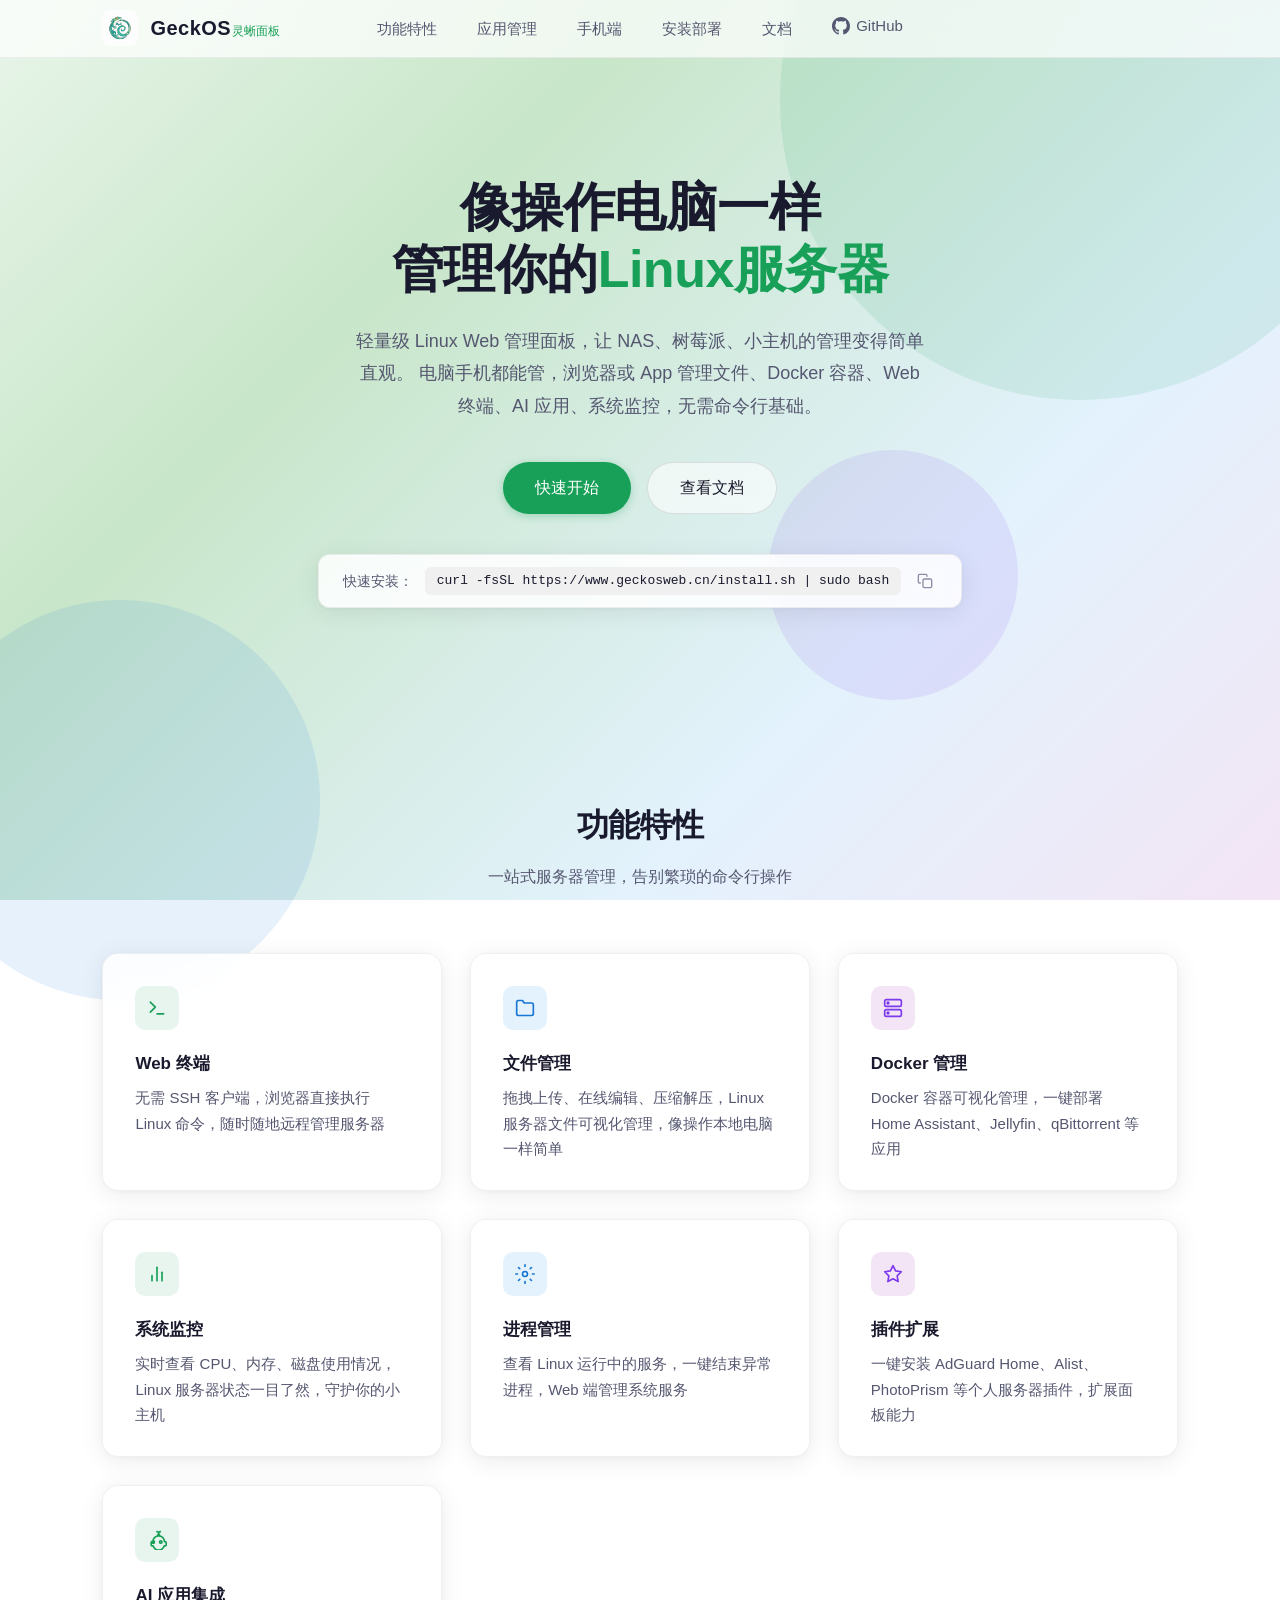
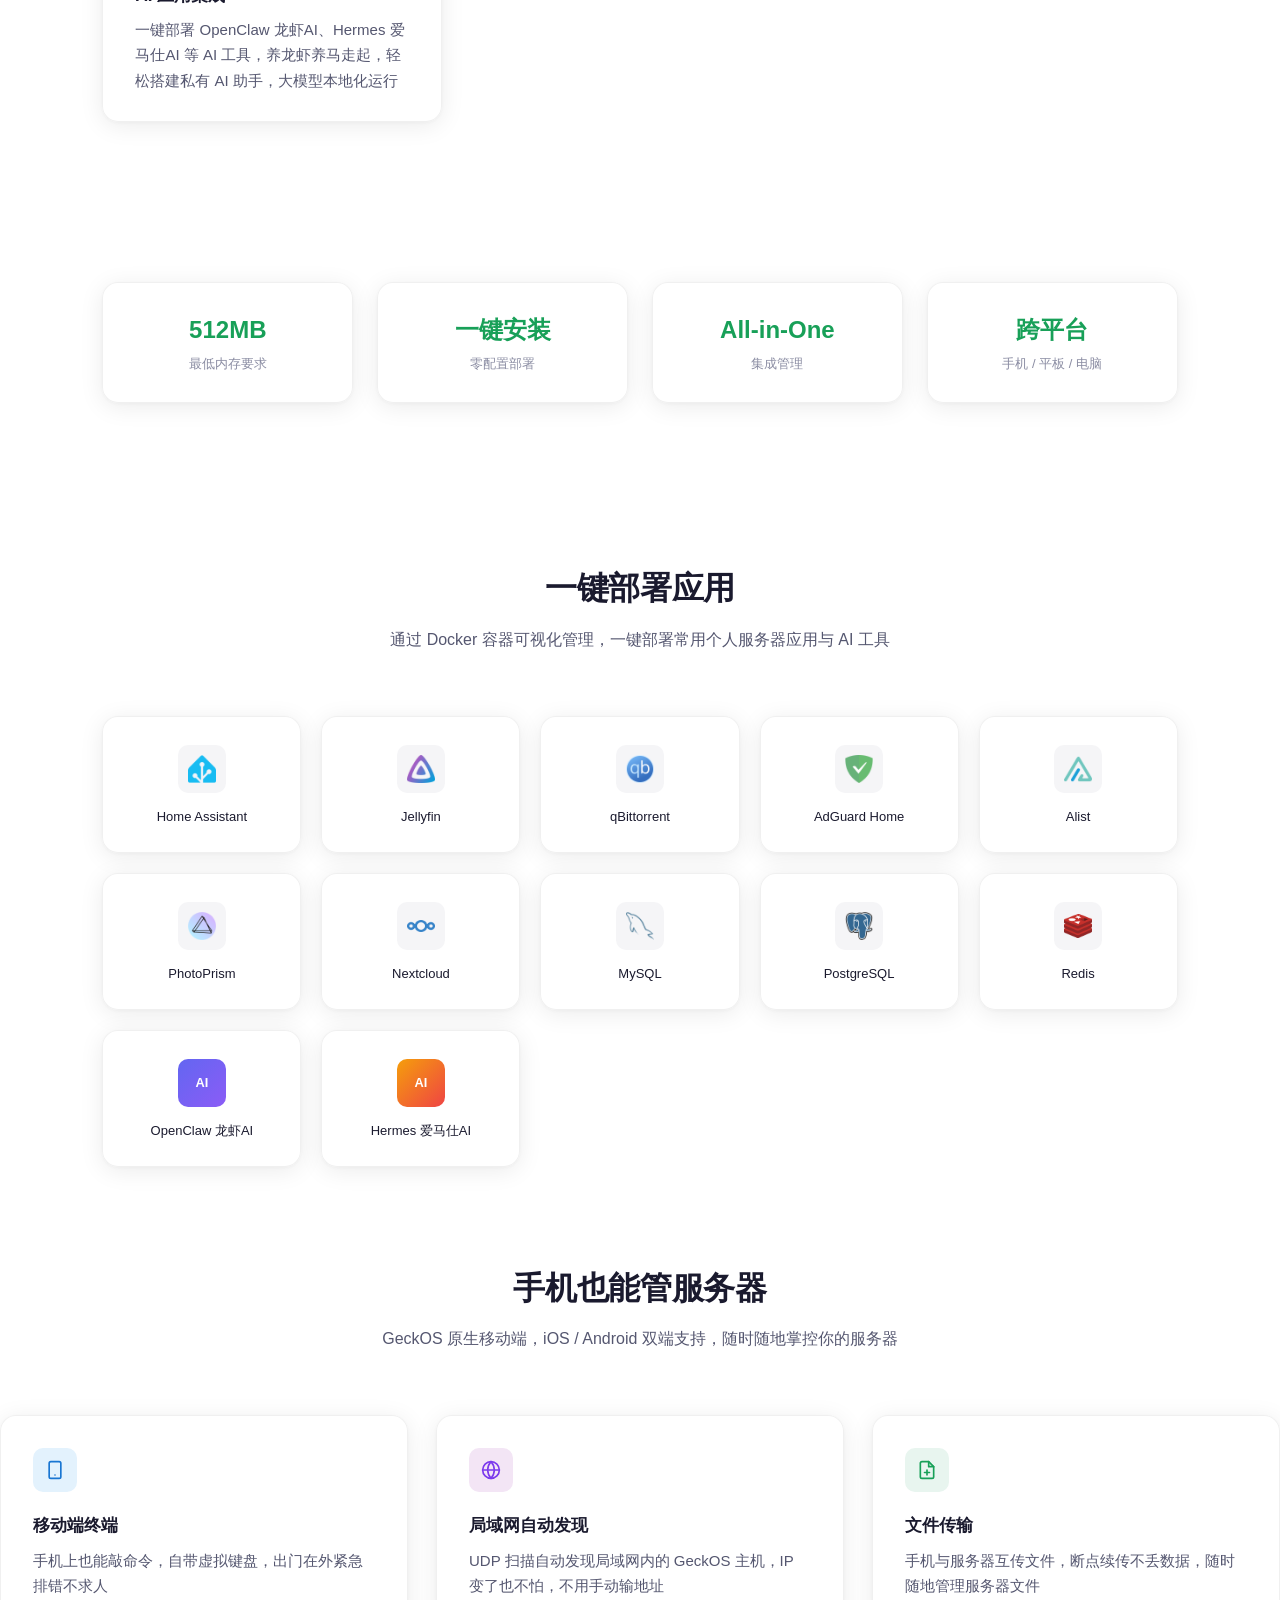
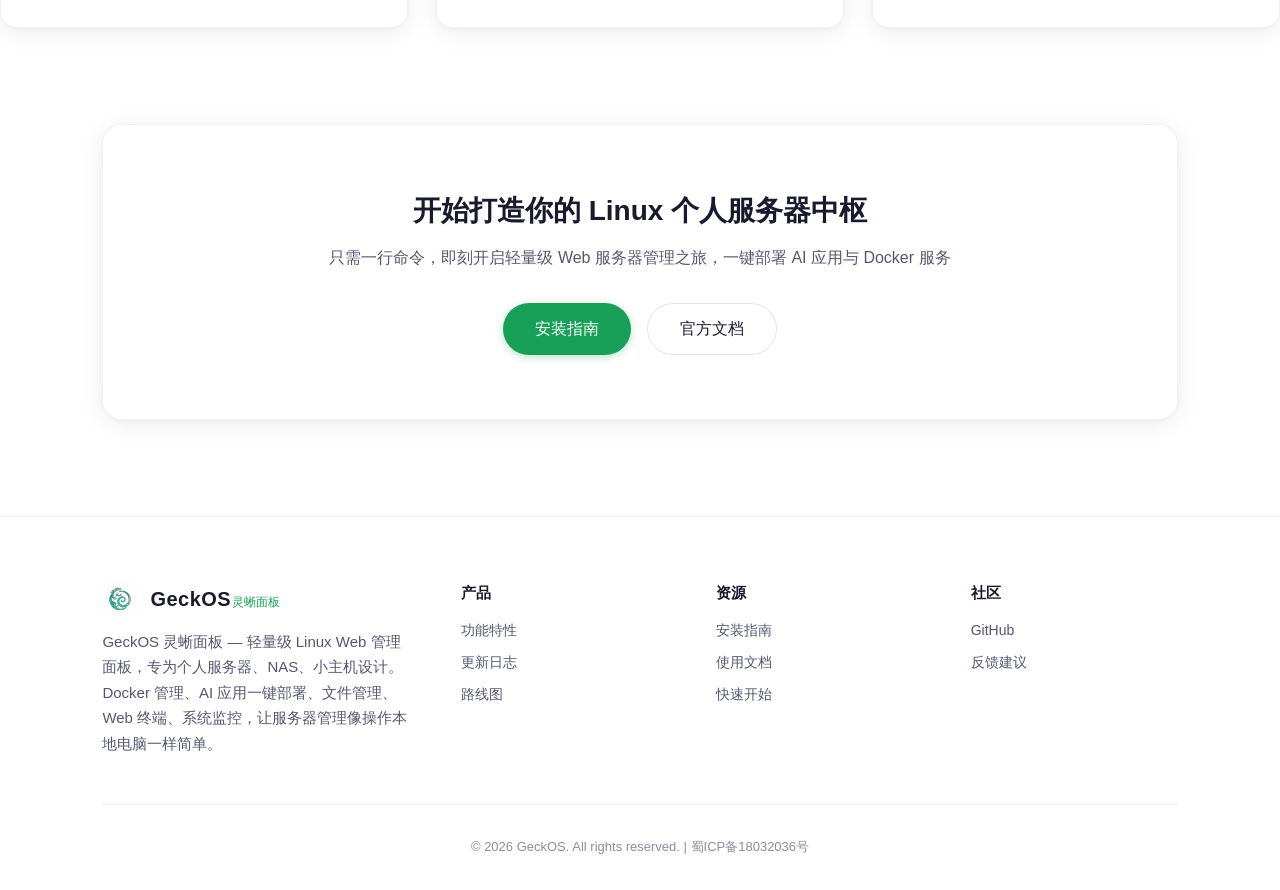
<file: index.html>
<!doctype html><html lang=zh-CN><head><meta name=generator content="Hugo 0.163.3"><meta charset=UTF-8><meta name=viewport content="width=device-width,initial-scale=1"><title>GeckOS 灵蜥面板 - GeckOS灵蜥面板 - 轻量级Linux Web管理面板，专为个人服务器、NAS、树莓派设计。一键部署Docker应用，集成AI工具部署，支持OpenClaw龙虾AI、Hermes爱马仕AI等AI应用一键安装，养龙虾养马走起，Web终端远程管理，可视化文件管理，系统监控，让Linux服务器管理像操作电脑一样简单。</title><meta name=description content="GeckOS灵蜥面板 - 轻量级Linux Web管理面板，专为个人服务器、NAS、树莓派设计。一键部署Docker应用，集成AI工具部署，支持OpenClaw龙虾AI、Hermes爱马仕AI等AI应用一键安装，养龙虾养马走起，Web终端远程管理，可视化文件管理，系统监控，让Linux服务器管理像操作电脑一样简单。"><meta name=keywords content="灵蜥面板,Linux管理面板,Linux Web面板,服务器管理面板,NAS管理面板,Docker管理面板,个人服务器管理,Docker可视化管理,轻量级Web面板,树莓派管理,AI集成面板,OpenClaw部署,龙虾AI,Hermes部署,爱马仕AI,一键安装Linux面板,AI工具部署"><meta name=author content="GeckOS"><meta name=robots content="index, follow"><link rel=canonical href=https://www.geckosweb.cn/><meta property="og:type" content="website"><meta property="og:title" content="GeckOS 灵蜥面板"><meta property="og:description" content="GeckOS灵蜥面板 - 轻量级Linux Web管理面板，专为个人服务器、NAS、树莓派设计。一键部署Docker应用，集成AI工具部署，支持OpenClaw龙虾AI、Hermes爱马仕AI等AI应用一键安装，养龙虾养马走起，Web终端远程管理，可视化文件管理，系统监控，让Linux服务器管理像操作电脑一样简单。"><meta property="og:url" content="https://www.geckosweb.cn/"><meta property="og:site_name" content="GeckOS 灵蜥面板"><meta property="og:locale" content="zh_CN"><meta property="og:image" content="https://www.geckosweb.cn/images/logo.jpg"><meta name=twitter:card content="summary"><meta name=twitter:title content="GeckOS 灵蜥面板"><meta name=twitter:description content="GeckOS灵蜥面板 - 轻量级Linux Web管理面板，专为个人服务器、NAS、树莓派设计。一键部署Docker应用，集成AI工具部署，支持OpenClaw龙虾AI、Hermes爱马仕AI等AI应用一键安装，养龙虾养马走起，Web终端远程管理，可视化文件管理，系统监控，让Linux服务器管理像操作电脑一样简单。"><link rel=stylesheet href=/css/home.min.css><link rel=icon href=/images/logo.jpg type=image/jpeg></head><body><div class=page-bg></div><div class="bg-circle bg-circle-1"></div><div class="bg-circle bg-circle-2"></div><div class="bg-circle bg-circle-3"></div><nav id=navbar><a href=/ class=logo><img src=/images/logo.jpg alt=GeckOS class=logo-img><div><span class=logo-text>GeckOS</span>
<span class=logo-text-cn>灵蜥面板</span></div></a><ul class=nav-links id=navLinks><li><a href=#features>功能特性</a></li><li><a href=#apps>应用管理</a></li><li><a href=#mobile>手机端</a></li><li><a href=#install>安装部署</a></li><li><a href=/docs/>文档</a></li><li><a href=https://github.com/iamxcd/geckos target=_blank rel=noopener><svg width="18" height="18" viewBox="0 0 24 24" fill="currentColor"><path d="M12 0C5.37.0.0 5.37.0 12c0 5.31 3.435 9.795 8.205 11.385.6.105.825-.255.825-.57.0-.285-.015-1.23-.015-2.235-3.015.555-3.795-.735-4.035-1.41-.135-.345-.72-1.41-1.23-1.695-.42-.225-1.02-.78-.015-.795.945-.015 1.62.87 1.845 1.23 1.08 1.815 2.805 1.305 3.495.99.105-.78.42-1.305.765-1.605-2.67-.3-5.46-1.335-5.46-5.925.0-1.305.465-2.385 1.23-3.225-.12-.3-.54-1.53.12-3.18.0.0 1.005-.315 3.3 1.23.96-.27 1.98-.405 3-.405s2.04.135 3 .405c2.295-1.56 3.3-1.23 3.3-1.23.66 1.65.24 2.88.12 3.18.765.84 1.23 1.905 1.23 3.225.0 4.605-2.805 5.625-5.475 5.925.435.375.81 1.095.81 2.22.0 1.605-.015 2.895-.015 3.3.0.315.225.69.825.57A12.02 12.02.0 0024 12c0-6.63-5.37-12-12-12z"/></svg>
<span>GitHub</span></a></li></ul><button class=nav-toggle id=navToggle aria-label=菜单>
<span></span><span></span><span></span></button></nav><section class=hero><h1 class=hero-title>像操作电脑一样<br>管理你的<span>Linux服务器</span></h1><p class=hero-desc>轻量级 Linux Web 管理面板，让 NAS、树莓派、小主机的管理变得简单直观。
电脑手机都能管，浏览器或 App 管理文件、Docker 容器、Web 终端、AI 应用、系统监控，无需命令行基础。</p><div class=hero-actions><a href=/docs/quick-start/ class="btn btn-primary btn-lg">快速开始</a>
<a href=/docs/ class="btn btn-outline btn-lg">查看文档</a></div><div class=hero-install><span>快速安装：</span>
<code id=installCmd>curl -fsSL https://www.geckosweb.cn/install.sh | sudo bash</code>
<button class=copy-btn id=copyBtn title=复制 style=position:relative>
<svg width="16" height="16" viewBox="0 0 24 24" fill="none" stroke="currentColor" stroke-width="2" stroke-linecap="round" stroke-linejoin="round"><rect x="9" y="9" width="13" height="13" rx="2" ry="2"/><path d="M5 15H4a2 2 0 01-2-2V4a2 2 0 012-2h9a2 2 0 012 2v1"/></svg></button></div></section><section class=features id=features><div class=section-header><h2 class=section-title>功能特性</h2><p class=section-desc>一站式服务器管理，告别繁琐的命令行操作</p></div><div class=features-grid><div class=feature-card><div class="feature-icon green"><svg viewBox="0 0 24 24" fill="none" stroke="currentColor" stroke-width="2" stroke-linecap="round" stroke-linejoin="round"><polyline points="4 17 10 11 4 5"/><line x1="12" y1="19" x2="20" y2="19"/></svg></div><h3 class=feature-title>Web 终端</h3><p class=feature-desc>无需 SSH 客户端，浏览器直接执行 Linux 命令，随时随地远程管理服务器</p></div><div class=feature-card><div class="feature-icon blue"><svg viewBox="0 0 24 24" fill="none" stroke="currentColor" stroke-width="2" stroke-linecap="round" stroke-linejoin="round"><path d="M22 19a2 2 0 01-2 2H4a2 2 0 01-2-2V5a2 2 0 012-2h5l2 3h9a2 2 0 012 2z"/></svg></div><h3 class=feature-title>文件管理</h3><p class=feature-desc>拖拽上传、在线编辑、压缩解压，Linux 服务器文件可视化管理，像操作本地电脑一样简单</p></div><div class=feature-card><div class="feature-icon purple"><svg viewBox="0 0 24 24" fill="none" stroke="currentColor" stroke-width="2" stroke-linecap="round" stroke-linejoin="round"><rect x="2" y="2" width="20" height="8" rx="2"/><rect x="2" y="14" width="20" height="8" rx="2"/><circle cx="6" cy="6" r="1" fill="currentColor"/><circle cx="6" cy="18" r="1" fill="currentColor"/></svg></div><h3 class=feature-title>Docker 管理</h3><p class=feature-desc>Docker 容器可视化管理，一键部署 Home Assistant、Jellyfin、qBittorrent 等应用</p></div><div class=feature-card><div class="feature-icon green"><svg viewBox="0 0 24 24" fill="none" stroke="currentColor" stroke-width="2" stroke-linecap="round" stroke-linejoin="round"><path d="M18 20V10"/><path d="M12 20V4"/><path d="M6 20v-6"/></svg></div><h3 class=feature-title>系统监控</h3><p class=feature-desc>实时查看 CPU、内存、磁盘使用情况，Linux 服务器状态一目了然，守护你的小主机</p></div><div class=feature-card><div class="feature-icon blue"><svg viewBox="0 0 24 24" fill="none" stroke="currentColor" stroke-width="2" stroke-linecap="round" stroke-linejoin="round"><circle cx="12" cy="12" r="3"/><path d="M12 1v2m0 18v2M4.22 4.22l1.42 1.42m12.72 12.72 1.42 1.42M1 12h2m18 0h2M4.22 19.78l1.42-1.42M18.36 5.64l1.42-1.42"/></svg></div><h3 class=feature-title>进程管理</h3><p class=feature-desc>查看 Linux 运行中的服务，一键结束异常进程，Web 端管理系统服务</p></div><div class=feature-card><div class="feature-icon purple"><svg viewBox="0 0 24 24" fill="none" stroke="currentColor" stroke-width="2" stroke-linecap="round" stroke-linejoin="round"><path d="M12 2l3.09 6.26L22 9.27l-5 4.87 1.18 6.88L12 17.77l-6.18 3.25L7 14.14 2 9.27l6.91-1.01L12 2z"/></svg></div><h3 class=feature-title>插件扩展</h3><p class=feature-desc>一键安装 AdGuard Home、Alist、PhotoPrism 等个人服务器插件，扩展面板能力</p></div><div class=feature-card><div class="feature-icon green"><svg viewBox="0 0 24 24" fill="none" stroke="currentColor" stroke-width="2" stroke-linecap="round" stroke-linejoin="round"><path d="M12 2a2 2 0 012 2c0 .74-.4 1.39-1 1.73V7h1a7 7 0 017 7h1a1 1 0 011 1v3a1 1 0 01-1 1h-1.27A7 7 0 017.27 19H6a1 1 0 01-1-1v-3a1 1 0 011-1h1a7 7 0 017-7h1V5.73c-.6-.34-1-.99-1-1.73a2 2 0 012-2M7.5 13a1.5 1.5.0 100 3 1.5 1.5.0 000-3m9 0a1.5 1.5.0 100 3 1.5 1.5.0 000-3"/></svg></div><h3 class=feature-title>AI 应用集成</h3><p class=feature-desc>一键部署 OpenClaw 龙虾AI、Hermes 爱马仕AI 等 AI 工具，养龙虾养马走起，轻松搭建私有 AI 助手，大模型本地化运行</p></div></div></section><section class=stats><div class=stats-grid><div class=stat-card><div class=stat-value>512MB</div><div class=stat-label>最低内存要求</div></div><div class=stat-card><div class=stat-value>一键安装</div><div class=stat-label>零配置部署</div></div><div class=stat-card><div class=stat-value>All-in-One</div><div class=stat-label>集成管理</div></div><div class=stat-card><div class=stat-value>跨平台</div><div class=stat-label>手机 / 平板 / 电脑</div></div></div></section><section class=apps id=apps><div class=section-header><h2 class=section-title>一键部署应用</h2><p class=section-desc>通过 Docker 容器可视化管理，一键部署常用个人服务器应用与 AI 工具</p></div><div class=apps-grid><div class=app-card><div class=app-icon><img src=/images/icons/homeassistant.png alt="Home Assistant"></div><span class=app-name>Home Assistant</span></div><div class=app-card><div class=app-icon><img src=/images/icons/jellyfin.png alt=Jellyfin></div><span class=app-name>Jellyfin</span></div><div class=app-card><div class=app-icon><img src=/images/icons/qbittorrent.png alt=qBittorrent></div><span class=app-name>qBittorrent</span></div><div class=app-card><div class=app-icon><img src=/images/icons/adguard.png alt="AdGuard Home"></div><span class=app-name>AdGuard Home</span></div><div class=app-card><div class=app-icon><img src=/images/icons/alist.png alt=Alist></div><span class=app-name>Alist</span></div><div class=app-card><div class=app-icon><img src=/images/icons/photoprism.png alt=PhotoPrism></div><span class=app-name>PhotoPrism</span></div><div class=app-card><div class=app-icon><img src=/images/icons/nextcloud.png alt=Nextcloud></div><span class=app-name>Nextcloud</span></div><div class=app-card><div class=app-icon><img src=/images/icons/mysql.png alt=MySQL></div><span class=app-name>MySQL</span></div><div class=app-card><div class=app-icon><img src=/images/icons/postgresql.png alt=PostgreSQL></div><span class=app-name>PostgreSQL</span></div><div class=app-card><div class=app-icon><img src=/images/icons/redis.png alt=Redis></div><span class=app-name>Redis</span></div><div class=app-card><div class=app-icon style=background:linear-gradient(135deg,#6366f1,#8b5cf6);color:#fff;font-weight:700;font-size:.8rem>AI</div><span class=app-name>OpenClaw 龙虾AI</span></div><div class=app-card><div class=app-icon style=background:linear-gradient(135deg,#f59e0b,#ef4444);color:#fff;font-weight:700;font-size:.8rem>AI</div><span class=app-name>Hermes 爱马仕AI</span></div></div></section><section class=mobile id=mobile><div class=section-header><h2 class=section-title>手机也能管服务器</h2><p class=section-desc>GeckOS 原生移动端，iOS / Android 双端支持，随时随地掌控你的服务器</p></div><div class=features-grid><div class=feature-card><div class="feature-icon blue"><svg viewBox="0 0 24 24" fill="none" stroke="currentColor" stroke-width="2" stroke-linecap="round" stroke-linejoin="round"><rect x="5" y="2" width="14" height="20" rx="2" ry="2"/><line x1="12" y1="18" x2="12.01" y2="18"/></svg></div><h3 class=feature-title>移动端终端</h3><p class=feature-desc>手机上也能敲命令，自带虚拟键盘，出门在外紧急排错不求人</p></div><div class=feature-card><div class="feature-icon purple"><svg viewBox="0 0 24 24" fill="none" stroke="currentColor" stroke-width="2" stroke-linecap="round" stroke-linejoin="round"><circle cx="12" cy="12" r="10"/><path d="M2 12h20"/><path d="M12 2a15.3 15.3.0 014 10 15.3 15.3.0 01-4 10A15.3 15.3.0 018 12a15.3 15.3.0 014-10z"/></svg></div><h3 class=feature-title>局域网自动发现</h3><p class=feature-desc>UDP 扫描自动发现局域网内的 GeckOS 主机，IP 变了也不怕，不用手动输地址</p></div><div class=feature-card><div class="feature-icon green"><svg viewBox="0 0 24 24" fill="none" stroke="currentColor" stroke-width="2" stroke-linecap="round" stroke-linejoin="round"><path d="M14 2H6A2 2 0 004 4v16a2 2 0 002 2h12a2 2 0 002-2V8z"/><polyline points="14 2 14 8 20 8"/><line x1="12" y1="18" x2="12" y2="12"/><line x1="9" y1="15" x2="15" y2="15"/></svg></div><h3 class=feature-title>文件传输</h3><p class=feature-desc>手机与服务器互传文件，断点续传不丢数据，随时随地管理服务器文件</p></div></div></section><section class=cta id=install><div class=cta-card><h2 class=cta-title>开始打造你的 Linux 个人服务器中枢</h2><p class=cta-desc>只需一行命令，即刻开启轻量级 Web 服务器管理之旅，一键部署 AI 应用与 Docker 服务</p><div class=hero-actions><a href=/docs/quick-start/ class="btn btn-primary btn-lg">安装指南</a>
<a href=/docs/ class="btn btn-outline btn-lg">官方文档</a></div></div></section><footer id=about><div class=footer-content><div class=footer-brand><a href=/ class=logo><img src=/images/logo.jpg alt=GeckOS class=logo-img><div><span class=logo-text>GeckOS</span>
<span class=logo-text-cn>灵蜥面板</span></div></a><p class=footer-desc>GeckOS 灵蜥面板 — 轻量级 Linux Web 管理面板，专为个人服务器、NAS、小主机设计。Docker 管理、AI 应用一键部署、文件管理、Web 终端、系统监控，让服务器管理像操作本地电脑一样简单。</p></div><div class=footer-links><h4>产品</h4><a href=#features>功能特性</a>
<a href=/changelog/>更新日志</a>
<a href=/roadmap/>路线图</a></div><div class=footer-links><h4>资源</h4><a href=/docs/quick-start/>安装指南</a>
<a href=/docs/>使用文档</a>
<a href=/docs/quick-start/>快速开始</a></div><div class=footer-links><h4>社区</h4><a href=https://github.com/iamxcd/geckos target=_blank rel=noopener>GitHub</a>
<a href=https://github.com/iamxcd/geckos/issues target=_blank rel=noopener>反馈建议</a></div></div><div class=footer-bottom><div class=copyright>&copy; 2026 GeckOS. All rights reserved. | <a href=http://beian.miit.gov.cn/ target=_blank rel="noopener noopener">蜀ICP备18032036号</a></div></div></footer><script>(function(){var e,t,n,s,o=document.getElementById("navbar");window.addEventListener("scroll",function(){o.classList.toggle("scrolled",window.scrollY>50)}),document.querySelectorAll('a[href^="#"]').forEach(function(e){e.addEventListener("click",function(e){e.preventDefault();var t=document.querySelector(this.getAttribute("href"));t&&t.scrollIntoView({behavior:"smooth"}),document.getElementById("navLinks").classList.remove("open"),document.getElementById("navToggle").classList.remove("active")})}),t=document.getElementById("navToggle"),s=document.getElementById("navLinks"),t.addEventListener("click",function(){t.classList.toggle("active"),s.classList.toggle("open")}),e=document.getElementById("copyBtn"),n=document.getElementById("installCmd"),e&&n&&e.addEventListener("click",function(){navigator.clipboard.writeText(n.textContent).then(function(){e.classList.add("copied"),setTimeout(function(){e.classList.remove("copied")},2e3)})})})()</script></body></html>
</file>
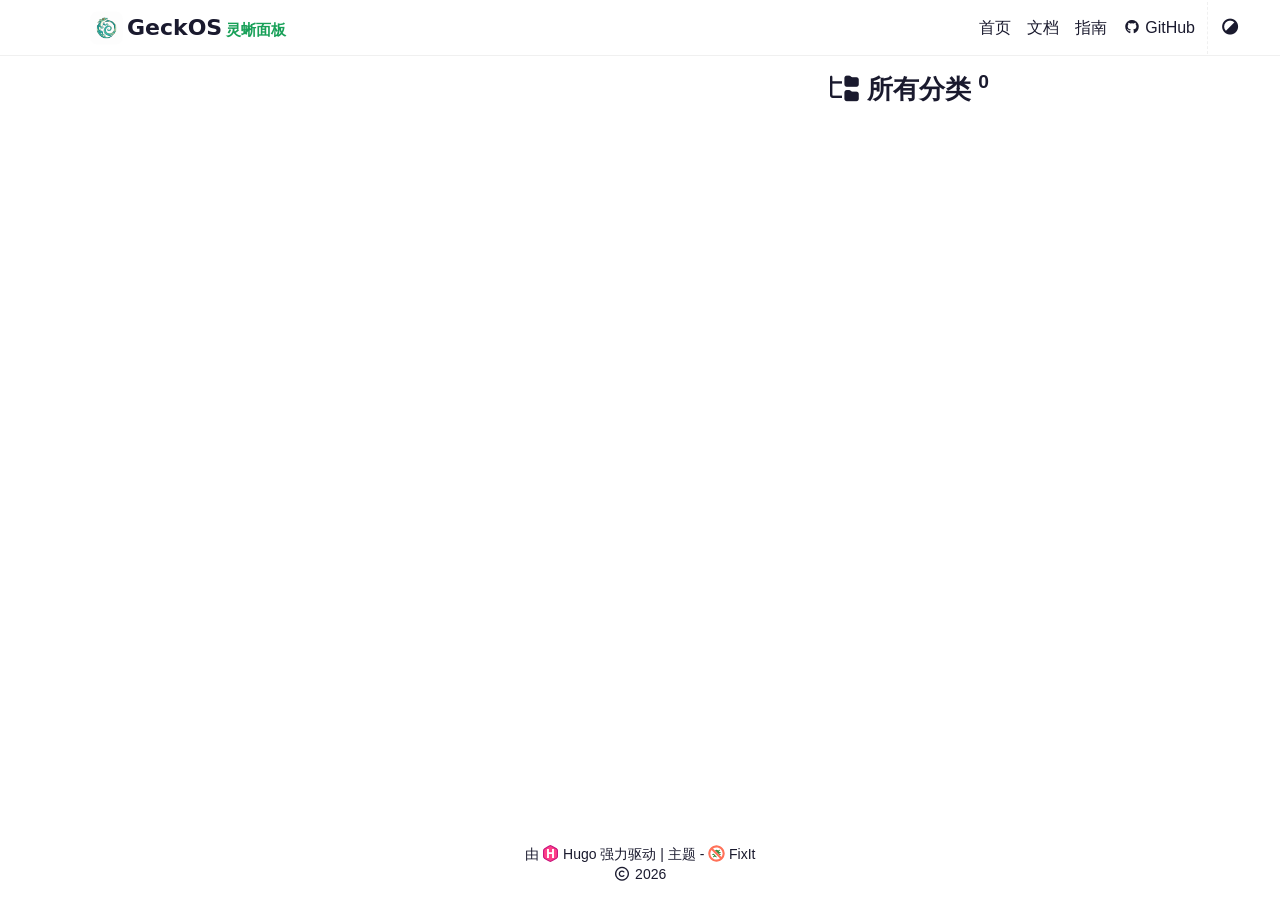
<file: categories/index.html>
<!doctype html><html itemscope itemtype=http://schema.org/WebPage lang=zh-CN><head><meta charset=utf-8><meta name=viewport content="width=device-width,initial-scale=1,maximum-scale=2"><meta name=robots content="noodp"><title>所有分类 - GeckOS 灵蜥面板</title><meta name=author content><meta name=description content="GeckOS灵蜥面板 - 轻量级Linux Web管理面板，专为个人服务器、NAS、树莓派设计。一键部署Docker应用，集成AI工具部署，支持OpenClaw龙虾AI、Hermes爱马仕AI等AI应用一键安装，养龙虾养马走起，Web终端远程管理，可视化文件管理，系统监控，让Linux服务器管理像操作电脑一样简单。"><meta name=keywords content='灵蜥面板,Linux管理面板,Linux Web面板,服务器管理面板,NAS管理面板,Docker管理面板,个人服务器管理,Docker可视化管理,轻量级Web面板,树莓派管理,AI集成面板,OpenClaw部署,龙虾AI,Hermes部署,爱马仕AI,一键安装Linux面板,AI工具部署'><meta itemprop=name content="Categories"><meta itemprop=description content="GeckOS灵蜥面板 - 轻量级Linux Web管理面板，专为个人服务器、NAS、树莓派设计。一键部署Docker应用，集成AI工具部署，支持OpenClaw龙虾AI、Hermes爱马仕AI等AI应用一键安装，养龙虾养马走起，Web终端远程管理，可视化文件管理，系统监控，让Linux服务器管理像操作电脑一样简单。"><meta property="og:url" content="https://www.geckosweb.cn/categories/"><meta property="og:site_name" content="GeckOS 灵蜥面板"><meta property="og:title" content="Categories"><meta property="og:description" content="GeckOS灵蜥面板 - 轻量级Linux Web管理面板，专为个人服务器、NAS、树莓派设计。一键部署Docker应用，集成AI工具部署，支持OpenClaw龙虾AI、Hermes爱马仕AI等AI应用一键安装，养龙虾养马走起，Web终端远程管理，可视化文件管理，系统监控，让Linux服务器管理像操作电脑一样简单。"><meta property="og:locale" content="zh_CN"><meta property="og:type" content="website"><meta name=twitter:card content="summary"><meta name=twitter:title content="Categories"><meta name=twitter:description content="GeckOS灵蜥面板 - 轻量级Linux Web管理面板，专为个人服务器、NAS、树莓派设计。一键部署Docker应用，集成AI工具部署，支持OpenClaw龙虾AI、Hermes爱马仕AI等AI应用一键安装，养龙虾养马走起，Web终端远程管理，可视化文件管理，系统监控，让Linux服务器管理像操作电脑一样简单。"><meta name=application-name content="FixIt"><meta name=apple-mobile-web-app-title content="FixIt"><meta name=theme-color data-light=#18a058 data-dark=#18a058 content="#18a058"><meta name=msapplication-TileColor content="#da532c"><link rel="shortcut icon" type=image/x-icon href=/favicon.ico><link rel=icon type=image/png sizes=32x32 href=/favicon-32x32.png><link rel=icon type=image/png sizes=16x16 href=/favicon-16x16.png><link rel=apple-touch-icon sizes=180x180 href=/apple-touch-icon.png><link rel=mask-icon href=/safari-pinned-tab.svg color=#5bbad5><link rel=canonical type=text/html href=https://www.geckosweb.cn/categories/ title="Categories - GeckOS 灵蜥面板"><link rel=alternate type=application/rss+xml href=https://www.geckosweb.cn/categories/index.xml title="Categories - GeckOS 灵蜥面板"><link rel=stylesheet href=/css/config.min.css><link rel=stylesheet href=/css/style.min.css><link rel=preload href=/lib/fontawesome-free/all.min.css as=style onload='this.removeAttribute("onload"),this.rel="stylesheet"'><noscript><link rel=stylesheet href=/lib/fontawesome-free/all.min.css></noscript><link rel=preload href=/lib/animate/animate.min.css as=style onload='this.removeAttribute("onload"),this.rel="stylesheet"'><noscript><link rel=stylesheet href=/lib/animate/animate.min.css></noscript><script src=/js/head/color-scheme.min.js></script></head><body data-instant-intensity=viewport data-header-desktop=sticky data-header-mobile=auto><div class=wrapper data-page-style=normal><header class="desktop animate__faster" id=header-desktop><div class=header-wrapper><div class=header-title><a href=/ title="GeckOS 灵蜥面板"><img class=logo src=/images/logo.jpg alt="GeckOS 灵蜥面板" height=32 width=32><span class=header-title-text>GeckOS</span><span class=header-title-post><span style=font-size:.7em;color:#18a058>灵蜥面板</span></span></a><span class=header-subtitle></span></div><nav><ul class=menu><li class=menu-item><a class=menu-link href=/ title="GeckOS 灵蜥面板">首页</a></li><li class=menu-item><a class=menu-link href=/docs/ title=文档>文档</a></li><li class=menu-item><a class=menu-link href=/guide/ title=使用指南>指南</a></li><li class=menu-item><a class=menu-link href=https://github.com/iamxcd/geckos rel="noopener noreferrer" target=_blank><i class="fa-brands fa-github fa-sm" aria-hidden=true></i> GitHub</a></li><li class="menu-item delimiter"></li><li class="menu-item theme-switch" role=button aria-label=切换主题 title=切换主题><i class="fa-solid fa-adjust" aria-hidden=true></i></li></ul></nav></div></header><header class="mobile animate__faster" id=header-mobile><div class=header-container><div class=header-wrapper><div class=header-title><a href=/ title="GeckOS 灵蜥面板"><img class=logo src=/images/logo.jpg alt="GeckOS 灵蜥面板" height=26 width=26><span class=header-title-text>GeckOS</span><span class=header-title-post><span style=font-size:.7em;color:#18a058>灵蜥面板</span></span></a><span class=header-subtitle></span></div><div class=theme-switch role=button aria-label=切换主题><i class="fa-solid fa-adjust" aria-hidden=true></i></div><div class=menu-toggle id=menu-toggle-mobile role=button aria-labelledby=menu-mobile><span></span><span></span><span></span></div></div><nav><ul class=menu id=menu-mobile><li class=menu-item><a class=menu-link href=/ title="GeckOS 灵蜥面板">首页</a></li><li class=menu-item><a class=menu-link href=/docs/ title=文档>文档</a></li><li class=menu-item><a class=menu-link href=/guide/ title=使用指南>指南</a></li><li class=menu-item><a class=menu-link href=https://github.com/iamxcd/geckos rel="noopener noreferrer" target=_blank><i class="fa-brands fa-github fa-sm" aria-hidden=true></i> GitHub</a></li><li class="menu-item menu-system"></li></ul></nav></div></header><main class=fi-container><div class="page archive"><h1 class="single-title animate__animated animate__pulse animate__faster"><i class="fa-solid fa-folder-tree me-1" aria-hidden=true></i>所有分类 <sup>0</sup></h1><div class="taxonomy-cards categories"></div></div></main><footer class=footer><div class=footer-container><div class="footer-line powered">由 <a href=https://gohugo.io/ target=_blank rel="external nofollow noopener noreferrer" title="Hugo 0.163.3"><img class=hugo-icon src=/images/hugo.min.svg alt="Hugo logo"> Hugo</a> 强力驱动 | 主题 - <a href=https://github.com/hugo-fixit/FixIt target=_blank rel=external title="FixIt v0.4.5"><img class=fixit-icon src=/images/fixit.min.svg alt="FixIt logo"> FixIt</a></div><div class="footer-line copyright" itemscope itemtype=http://schema.org/CreativeWork><i class="fa-regular fa-copyright" aria-hidden=true></i>
<span itemprop=copyrightYear>2026</span><span class=author itemprop=copyrightHolder>
<a href=/></a></span></div></div></footer></div><div class=widgets><div class=fixed-buttons><div class="fixed-button back-to-top animate__faster d-none" role=button aria-label=回到顶部><i class="fa-solid fa-arrow-up" aria-hidden=true></i></div></div><div id=mask></div><noscript><div class=noscript-warning>该网站在启用 JavaScript 的情况下效果最佳。</div></noscript></div><script src=/lib/cell-tooltip/cell-tooltip.umd.js defer></script><script>window.config={print:{expandAdmonition:!0,expandCode:!0,expandDetails:!0,expandFileTree:!1},tooltip:!0,version:"v0.4.5"}</script><script src=/js/theme.min.js defer></script></body></html>
</file>
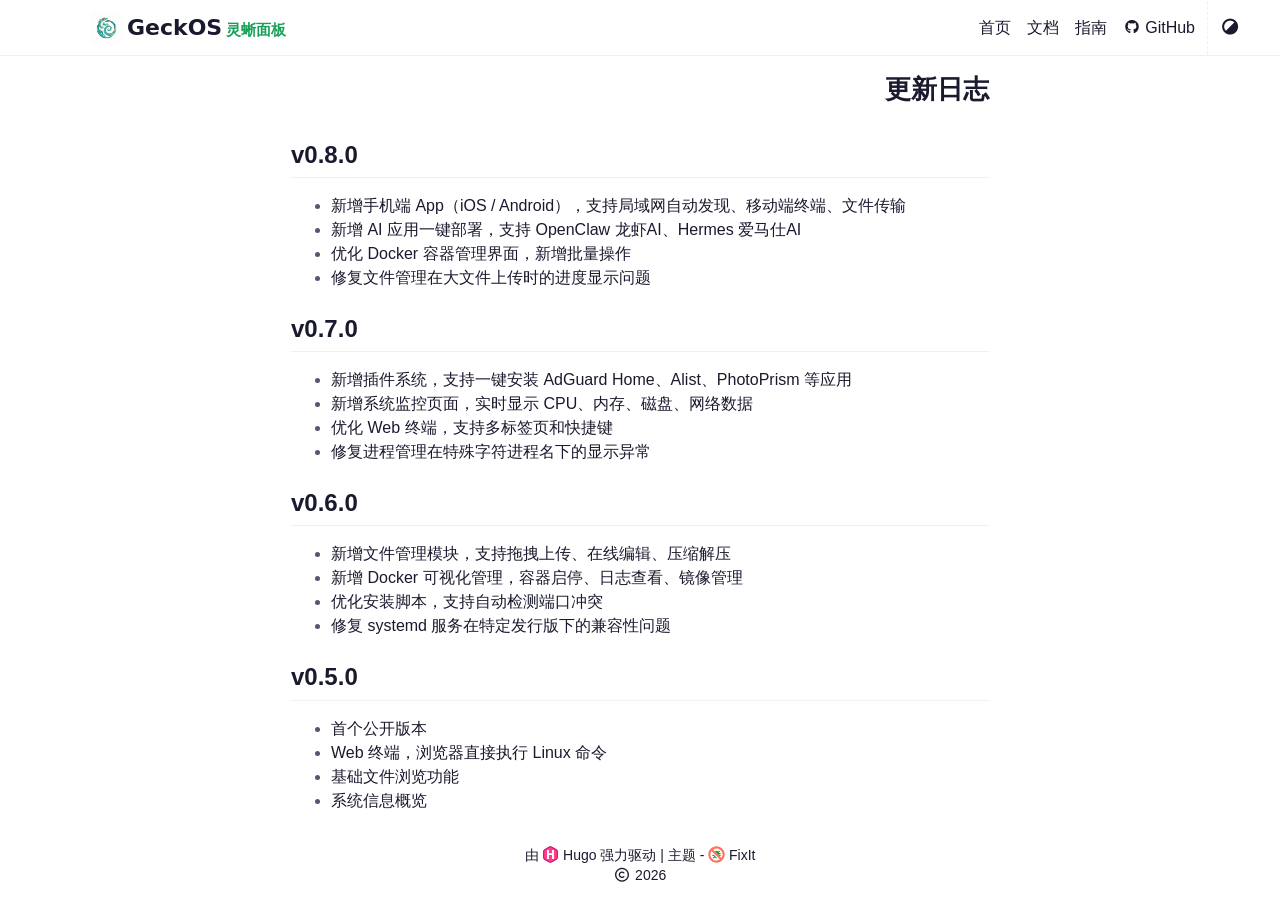
<file: changelog/index.html>
<!doctype html><html itemscope itemtype=http://schema.org/WebPage lang=zh-CN><head><meta charset=utf-8><meta name=viewport content="width=device-width,initial-scale=1,maximum-scale=2"><meta name=robots content="noodp"><title>更新日志 - GeckOS 灵蜥面板</title><meta name=author content><meta name=description content="GeckOS 灵蜥面板版本更新记录 - 持续迭代，不断进化"><meta name=keywords content='灵蜥面板,Linux管理面板,Linux Web面板,服务器管理面板,NAS管理面板,Docker管理面板,个人服务器管理,Docker可视化管理,轻量级Web面板,树莓派管理,AI集成面板,OpenClaw部署,龙虾AI,Hermes部署,爱马仕AI,一键安装Linux面板,AI工具部署'><meta itemprop=name content="更新日志"><meta itemprop=description content="GeckOS 灵蜥面板版本更新记录 - 持续迭代，不断进化"><meta itemprop=dateModified content="2026-06-17T16:23:43+08:00"><meta itemprop=wordCount content="43"><meta property="og:url" content="https://www.geckosweb.cn/changelog/"><meta property="og:site_name" content="GeckOS 灵蜥面板"><meta property="og:title" content="更新日志"><meta property="og:description" content="GeckOS 灵蜥面板版本更新记录 - 持续迭代，不断进化"><meta property="og:locale" content="zh_CN"><meta property="og:type" content="article"><meta property="article:modified_time" content="2026-06-17T16:23:43+08:00"><meta name=twitter:card content="summary"><meta name=twitter:title content="更新日志"><meta name=twitter:description content="GeckOS 灵蜥面板版本更新记录 - 持续迭代，不断进化"><meta name=application-name content="FixIt"><meta name=apple-mobile-web-app-title content="FixIt"><meta name=theme-color data-light=#18a058 data-dark=#18a058 content="#18a058"><meta name=msapplication-TileColor content="#da532c"><link rel="shortcut icon" type=image/x-icon href=/favicon.ico><link rel=icon type=image/png sizes=32x32 href=/favicon-32x32.png><link rel=icon type=image/png sizes=16x16 href=/favicon-16x16.png><link rel=apple-touch-icon sizes=180x180 href=/apple-touch-icon.png><link rel=mask-icon href=/safari-pinned-tab.svg color=#5bbad5><link rel=canonical type=text/html href=https://www.geckosweb.cn/changelog/ title="更新日志 - GeckOS 灵蜥面板"><link rel=prev type=text/html href=https://www.geckosweb.cn/roadmap/ title=路线图><link rel=next type=text/html href=https://www.geckosweb.cn/guide/plugins/ title=插件系统><link rel=stylesheet href=/css/config.min.css><link rel=stylesheet href=/css/style.min.css><link rel=preload href=/lib/fontawesome-free/all.min.css as=style onload='this.removeAttribute("onload"),this.rel="stylesheet"'><noscript><link rel=stylesheet href=/lib/fontawesome-free/all.min.css></noscript><link rel=preload href=/lib/animate/animate.min.css as=style onload='this.removeAttribute("onload"),this.rel="stylesheet"'><noscript><link rel=stylesheet href=/lib/animate/animate.min.css></noscript><script type=application/ld+json>{"@context":"http://schema.org","@type":"BlogPosting","headline":"更新日志","inLanguage":"zh-CN","mainEntityOfPage":{"@type":"WebPage","@id":"https:\/\/www.geckosweb.cn\/changelog\/"},"genre":"page","wordcount":43,"url":"https:\/\/www.geckosweb.cn\/changelog\/","dateModified":"2026-06-17T16:23:43+08:00","publisher":{"@type":"Organization","name":""},"author":{"@type":"Person","name":"作者"},"description":"GeckOS 灵蜥面板版本更新记录 - 持续迭代，不断进化"}</script><script src=/js/head/color-scheme.min.js></script></head><body data-instant-intensity=viewport data-header-desktop=sticky data-header-mobile=auto><div class=wrapper data-page-style=normal><header class="desktop animate__faster" id=header-desktop><div class=header-wrapper><div class=header-title><a href=/ title="GeckOS 灵蜥面板"><img class=logo src=/images/logo.jpg alt="GeckOS 灵蜥面板" height=32 width=32><span class=header-title-text>GeckOS</span><span class=header-title-post><span style=font-size:.7em;color:#18a058>灵蜥面板</span></span></a><span class=header-subtitle></span></div><nav><ul class=menu><li class=menu-item><a class=menu-link href=/ title="GeckOS 灵蜥面板">首页</a></li><li class=menu-item><a class=menu-link href=/docs/ title=文档>文档</a></li><li class=menu-item><a class=menu-link href=/guide/ title=使用指南>指南</a></li><li class=menu-item><a class=menu-link href=https://github.com/iamxcd/geckos rel="noopener noreferrer" target=_blank><i class="fa-brands fa-github fa-sm" aria-hidden=true></i> GitHub</a></li><li class="menu-item delimiter"></li><li class="menu-item theme-switch" role=button aria-label=切换主题 title=切换主题><i class="fa-solid fa-adjust" aria-hidden=true></i></li></ul></nav></div></header><header class="mobile animate__faster" id=header-mobile><div class=header-container><div class=header-wrapper><div class=header-title><a href=/ title="GeckOS 灵蜥面板"><img class=logo src=/images/logo.jpg alt="GeckOS 灵蜥面板" height=26 width=26><span class=header-title-text>GeckOS</span><span class=header-title-post><span style=font-size:.7em;color:#18a058>灵蜥面板</span></span></a><span class=header-subtitle></span></div><div class=theme-switch role=button aria-label=切换主题><i class="fa-solid fa-adjust" aria-hidden=true></i></div><div class=menu-toggle id=menu-toggle-mobile role=button aria-labelledby=menu-mobile><span></span><span></span><span></span></div></div><nav><ul class=menu id=menu-mobile><li class=menu-item><a class=menu-link href=/ title="GeckOS 灵蜥面板">首页</a></li><li class=menu-item><a class=menu-link href=/docs/ title=文档>文档</a></li><li class=menu-item><a class=menu-link href=/guide/ title=使用指南>指南</a></li><li class=menu-item><a class=menu-link href=https://github.com/iamxcd/geckos rel="noopener noreferrer" target=_blank><i class="fa-brands fa-github fa-sm" aria-hidden=true></i> GitHub</a></li><li class="menu-item menu-system"></li></ul></nav></div></header><main class=fi-container><article class="page single special"><div class=header><h1 class="single-title animate__animated animate__pulse animate__faster">更新日志</h1></div><div class=content id=content><h2 class=heading-element id=v080><span>v0.8.0</span>
<a href=#v080 class=heading-mark><svg class="octicon octicon-link" viewBox="0 0 16 16" width="16" height="16" aria-hidden="true"><path d="m7.775 3.275 1.25-1.25a3.5 3.5.0 114.95 4.95l-2.5 2.5a3.5 3.5.0 01-4.95.0.751.751.0 01.018-1.042.751.751.0 011.042-.018 1.998 1.998.0 002.83.0l2.5-2.5a2.002 2.002.0 00-2.83-2.83l-1.25 1.25a.751.751.0 01-1.042-.018.751.751.0 01-.018-1.042zm-4.69 9.64a1.998 1.998.0 002.83.0l1.25-1.25a.751.751.0 011.042.018.751.751.0 01.018 1.042l-1.25 1.25a3.5 3.5.0 11-4.95-4.95l2.5-2.5a3.5 3.5.0 014.95.0.751.751.0 01-.018 1.042.751.751.0 01-1.042.018 1.998 1.998.0 00-2.83.0l-2.5 2.5a1.998 1.998.0 000 2.83z"/></svg></a></h2><ul><li>新增手机端 App（iOS / Android），支持局域网自动发现、移动端终端、文件传输</li><li>新增 AI 应用一键部署，支持 OpenClaw 龙虾AI、Hermes 爱马仕AI</li><li>优化 Docker 容器管理界面，新增批量操作</li><li>修复文件管理在大文件上传时的进度显示问题</li></ul><h2 class=heading-element id=v070><span>v0.7.0</span>
<a href=#v070 class=heading-mark><svg class="octicon octicon-link" viewBox="0 0 16 16" width="16" height="16" aria-hidden="true"><path d="m7.775 3.275 1.25-1.25a3.5 3.5.0 114.95 4.95l-2.5 2.5a3.5 3.5.0 01-4.95.0.751.751.0 01.018-1.042.751.751.0 011.042-.018 1.998 1.998.0 002.83.0l2.5-2.5a2.002 2.002.0 00-2.83-2.83l-1.25 1.25a.751.751.0 01-1.042-.018.751.751.0 01-.018-1.042zm-4.69 9.64a1.998 1.998.0 002.83.0l1.25-1.25a.751.751.0 011.042.018.751.751.0 01.018 1.042l-1.25 1.25a3.5 3.5.0 11-4.95-4.95l2.5-2.5a3.5 3.5.0 014.95.0.751.751.0 01-.018 1.042.751.751.0 01-1.042.018 1.998 1.998.0 00-2.83.0l-2.5 2.5a1.998 1.998.0 000 2.83z"/></svg></a></h2><ul><li>新增插件系统，支持一键安装 AdGuard Home、Alist、PhotoPrism 等应用</li><li>新增系统监控页面，实时显示 CPU、内存、磁盘、网络数据</li><li>优化 Web 终端，支持多标签页和快捷键</li><li>修复进程管理在特殊字符进程名下的显示异常</li></ul><h2 class=heading-element id=v060><span>v0.6.0</span>
<a href=#v060 class=heading-mark><svg class="octicon octicon-link" viewBox="0 0 16 16" width="16" height="16" aria-hidden="true"><path d="m7.775 3.275 1.25-1.25a3.5 3.5.0 114.95 4.95l-2.5 2.5a3.5 3.5.0 01-4.95.0.751.751.0 01.018-1.042.751.751.0 011.042-.018 1.998 1.998.0 002.83.0l2.5-2.5a2.002 2.002.0 00-2.83-2.83l-1.25 1.25a.751.751.0 01-1.042-.018.751.751.0 01-.018-1.042zm-4.69 9.64a1.998 1.998.0 002.83.0l1.25-1.25a.751.751.0 011.042.018.751.751.0 01.018 1.042l-1.25 1.25a3.5 3.5.0 11-4.95-4.95l2.5-2.5a3.5 3.5.0 014.95.0.751.751.0 01-.018 1.042.751.751.0 01-1.042.018 1.998 1.998.0 00-2.83.0l-2.5 2.5a1.998 1.998.0 000 2.83z"/></svg></a></h2><ul><li>新增文件管理模块，支持拖拽上传、在线编辑、压缩解压</li><li>新增 Docker 可视化管理，容器启停、日志查看、镜像管理</li><li>优化安装脚本，支持自动检测端口冲突</li><li>修复 systemd 服务在特定发行版下的兼容性问题</li></ul><h2 class=heading-element id=v050><span>v0.5.0</span>
<a href=#v050 class=heading-mark><svg class="octicon octicon-link" viewBox="0 0 16 16" width="16" height="16" aria-hidden="true"><path d="m7.775 3.275 1.25-1.25a3.5 3.5.0 114.95 4.95l-2.5 2.5a3.5 3.5.0 01-4.95.0.751.751.0 01.018-1.042.751.751.0 011.042-.018 1.998 1.998.0 002.83.0l2.5-2.5a2.002 2.002.0 00-2.83-2.83l-1.25 1.25a.751.751.0 01-1.042-.018.751.751.0 01-.018-1.042zm-4.69 9.64a1.998 1.998.0 002.83.0l1.25-1.25a.751.751.0 011.042.018.751.751.0 01.018 1.042l-1.25 1.25a3.5 3.5.0 11-4.95-4.95l2.5-2.5a3.5 3.5.0 014.95.0.751.751.0 01-.018 1.042.751.751.0 01-1.042.018 1.998 1.998.0 00-2.83.0l-2.5 2.5a1.998 1.998.0 000 2.83z"/></svg></a></h2><ul><li>首个公开版本</li><li>Web 终端，浏览器直接执行 Linux 命令</li><li>基础文件浏览功能</li><li>系统信息概览</li></ul></div></article></main><footer class=footer><div class=footer-container><div class="footer-line powered">由 <a href=https://gohugo.io/ target=_blank rel="external nofollow noopener noreferrer" title="Hugo 0.163.3"><img class=hugo-icon src=/images/hugo.min.svg alt="Hugo logo"> Hugo</a> 强力驱动 | 主题 - <a href=https://github.com/hugo-fixit/FixIt target=_blank rel=external title="FixIt v0.4.5"><img class=fixit-icon src=/images/fixit.min.svg alt="FixIt logo"> FixIt</a></div><div class="footer-line copyright" itemscope itemtype=http://schema.org/CreativeWork><i class="fa-regular fa-copyright" aria-hidden=true></i>
<span itemprop=copyrightYear>2026</span><span class=author itemprop=copyrightHolder>
<a href=/></a></span></div></div></footer></div><div class=widgets><div class=fixed-buttons><div class="fixed-button back-to-top animate__faster d-none" role=button aria-label=回到顶部><i class="fa-solid fa-arrow-up" aria-hidden=true></i></div></div><div id=mask></div><noscript><div class=noscript-warning>该网站在启用 JavaScript 的情况下效果最佳。</div></noscript></div><script src=/lib/cell-tooltip/cell-tooltip.umd.js defer></script><script src=/js/config/42ba1d994f4fa8c6ad17a7efae7936cc.js defer></script><script src=/js/theme.min.js defer></script></body></html>
</file>
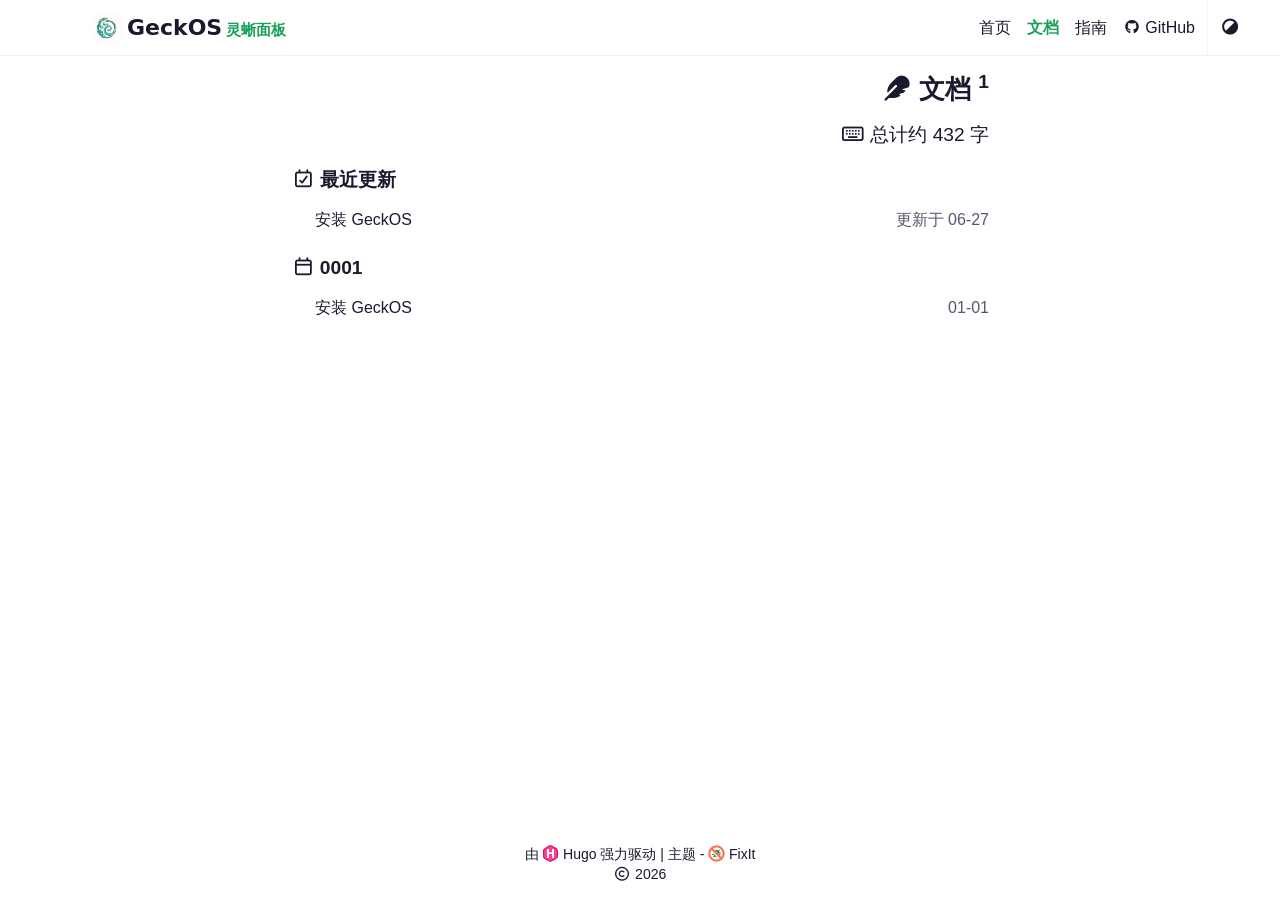
<file: docs/index.html>
<!doctype html><html itemscope itemtype=http://schema.org/WebPage lang=zh-CN><head><meta charset=utf-8><meta name=viewport content="width=device-width,initial-scale=1,maximum-scale=2"><meta name=robots content="noodp"><title>文档 - GeckOS 灵蜥面板</title><meta name=author content><meta name=description content="GeckOS 灵蜥面板使用文档"><meta name=keywords content='灵蜥面板,Linux管理面板,Linux Web面板,服务器管理面板,NAS管理面板,Docker管理面板,个人服务器管理,Docker可视化管理,轻量级Web面板,树莓派管理,AI集成面板,OpenClaw部署,龙虾AI,Hermes部署,爱马仕AI,一键安装Linux面板,AI工具部署'><meta itemprop=name content="文档"><meta itemprop=description content="GeckOS 灵蜥面板使用文档"><meta itemprop=dateModified content="2026-06-23T10:28:34+08:00"><meta property="og:url" content="https://www.geckosweb.cn/docs/"><meta property="og:site_name" content="GeckOS 灵蜥面板"><meta property="og:title" content="文档"><meta property="og:description" content="GeckOS 灵蜥面板使用文档"><meta property="og:locale" content="zh_CN"><meta property="og:type" content="website"><meta name=twitter:card content="summary"><meta name=twitter:title content="文档"><meta name=twitter:description content="GeckOS 灵蜥面板使用文档"><meta name=application-name content="FixIt"><meta name=apple-mobile-web-app-title content="FixIt"><meta name=theme-color data-light=#18a058 data-dark=#18a058 content="#18a058"><meta name=msapplication-TileColor content="#da532c"><link rel="shortcut icon" type=image/x-icon href=/favicon.ico><link rel=icon type=image/png sizes=32x32 href=/favicon-32x32.png><link rel=icon type=image/png sizes=16x16 href=/favicon-16x16.png><link rel=apple-touch-icon sizes=180x180 href=/apple-touch-icon.png><link rel=mask-icon href=/safari-pinned-tab.svg color=#5bbad5><link rel=canonical type=text/html href=https://www.geckosweb.cn/docs/ title="文档 - GeckOS 灵蜥面板"><link rel=alternate type=application/rss+xml href=https://www.geckosweb.cn/docs/index.xml title="文档 - GeckOS 灵蜥面板"><link rel=stylesheet href=/css/config.min.css><link rel=stylesheet href=/css/style.min.css><link rel=preload href=/lib/fontawesome-free/all.min.css as=style onload='this.removeAttribute("onload"),this.rel="stylesheet"'><noscript><link rel=stylesheet href=/lib/fontawesome-free/all.min.css></noscript><link rel=preload href=/lib/animate/animate.min.css as=style onload='this.removeAttribute("onload"),this.rel="stylesheet"'><noscript><link rel=stylesheet href=/lib/animate/animate.min.css></noscript><script src=/js/head/color-scheme.min.js></script></head><body data-instant-intensity=viewport data-header-desktop=sticky data-header-mobile=auto><div class=wrapper data-page-style=normal><header class="desktop animate__faster" id=header-desktop><div class=header-wrapper><div class=header-title><a href=/ title="GeckOS 灵蜥面板"><img class=logo src=/images/logo.jpg alt="GeckOS 灵蜥面板" height=32 width=32><span class=header-title-text>GeckOS</span><span class=header-title-post><span style=font-size:.7em;color:#18a058>灵蜥面板</span></span></a><span class=header-subtitle></span></div><nav><ul class=menu><li class=menu-item><a class=menu-link href=/ title="GeckOS 灵蜥面板">首页</a></li><li class="menu-item active"><a class=menu-link href=/docs/ title=文档>文档</a></li><li class=menu-item><a class=menu-link href=/guide/ title=使用指南>指南</a></li><li class=menu-item><a class=menu-link href=https://github.com/iamxcd/geckos rel="noopener noreferrer" target=_blank><i class="fa-brands fa-github fa-sm" aria-hidden=true></i> GitHub</a></li><li class="menu-item delimiter"></li><li class="menu-item theme-switch" role=button aria-label=切换主题 title=切换主题><i class="fa-solid fa-adjust" aria-hidden=true></i></li></ul></nav></div></header><header class="mobile animate__faster" id=header-mobile><div class=header-container><div class=header-wrapper><div class=header-title><a href=/ title="GeckOS 灵蜥面板"><img class=logo src=/images/logo.jpg alt="GeckOS 灵蜥面板" height=26 width=26><span class=header-title-text>GeckOS</span><span class=header-title-post><span style=font-size:.7em;color:#18a058>灵蜥面板</span></span></a><span class=header-subtitle></span></div><div class=theme-switch role=button aria-label=切换主题><i class="fa-solid fa-adjust" aria-hidden=true></i></div><div class=menu-toggle id=menu-toggle-mobile role=button aria-labelledby=menu-mobile><span></span><span></span><span></span></div></div><nav><ul class=menu id=menu-mobile><li class=menu-item><a class=menu-link href=/ title="GeckOS 灵蜥面板">首页</a></li><li class="menu-item active"><a class=menu-link href=/docs/ title=文档>文档</a></li><li class=menu-item><a class=menu-link href=/guide/ title=使用指南>指南</a></li><li class=menu-item><a class=menu-link href=https://github.com/iamxcd/geckos rel="noopener noreferrer" target=_blank><i class="fa-brands fa-github fa-sm" aria-hidden=true></i> GitHub</a></li><li class="menu-item menu-system"></li></ul></nav></div></header><main class=fi-container><div class="page archive"><div class=header><h1 class="single-title animate__animated animate__pulse animate__faster"><i class="fa-solid fa-feather me-1" aria-hidden=true></i>文档 <sup>1</sup></h1><p class="single-subtitle total-word-count" title='总计约 432 字'><i class="fa-regular fa-keyboard" aria-hidden=true></i> 总计约 432 字</p></div><h2 class=group-title><i class="fa-regular fa-calendar-check me-1" aria-hidden=true></i>最近更新</h2><article class=archive-item><a href=/docs/quick-start/ class=archive-item-link>安装 GeckOS</a>
<span class=archive-item-date title='2026-06-27 07:25:05'>更新于 06-27</span></article><h2 class=group-title><i class="fa-regular fa-calendar me-1" aria-hidden=true></i>0001</h2><article class=archive-item><a href=/docs/quick-start/ class=archive-item-link>安装 GeckOS</a>
<span class=archive-item-date title='0001-01-01 00:00:00'>01-01</span></article></div></main><footer class=footer><div class=footer-container><div class="footer-line powered">由 <a href=https://gohugo.io/ target=_blank rel="external nofollow noopener noreferrer" title="Hugo 0.163.3"><img class=hugo-icon src=/images/hugo.min.svg alt="Hugo logo"> Hugo</a> 强力驱动 | 主题 - <a href=https://github.com/hugo-fixit/FixIt target=_blank rel=external title="FixIt v0.4.5"><img class=fixit-icon src=/images/fixit.min.svg alt="FixIt logo"> FixIt</a></div><div class="footer-line copyright" itemscope itemtype=http://schema.org/CreativeWork><i class="fa-regular fa-copyright" aria-hidden=true></i>
<span itemprop=copyrightYear>2026</span><span class=author itemprop=copyrightHolder>
<a href=/></a></span></div></div></footer></div><div class=widgets><div class=fixed-buttons><div class="fixed-button back-to-top animate__faster d-none" role=button aria-label=回到顶部><i class="fa-solid fa-arrow-up" aria-hidden=true></i></div></div><div id=mask></div><noscript><div class=noscript-warning>该网站在启用 JavaScript 的情况下效果最佳。</div></noscript></div><script src=/lib/cell-tooltip/cell-tooltip.umd.js defer></script><script src=/js/config/4cdd37113783e47641dd300543c94e1b.js defer></script><script src=/js/theme.min.js defer></script></body></html>
</file>
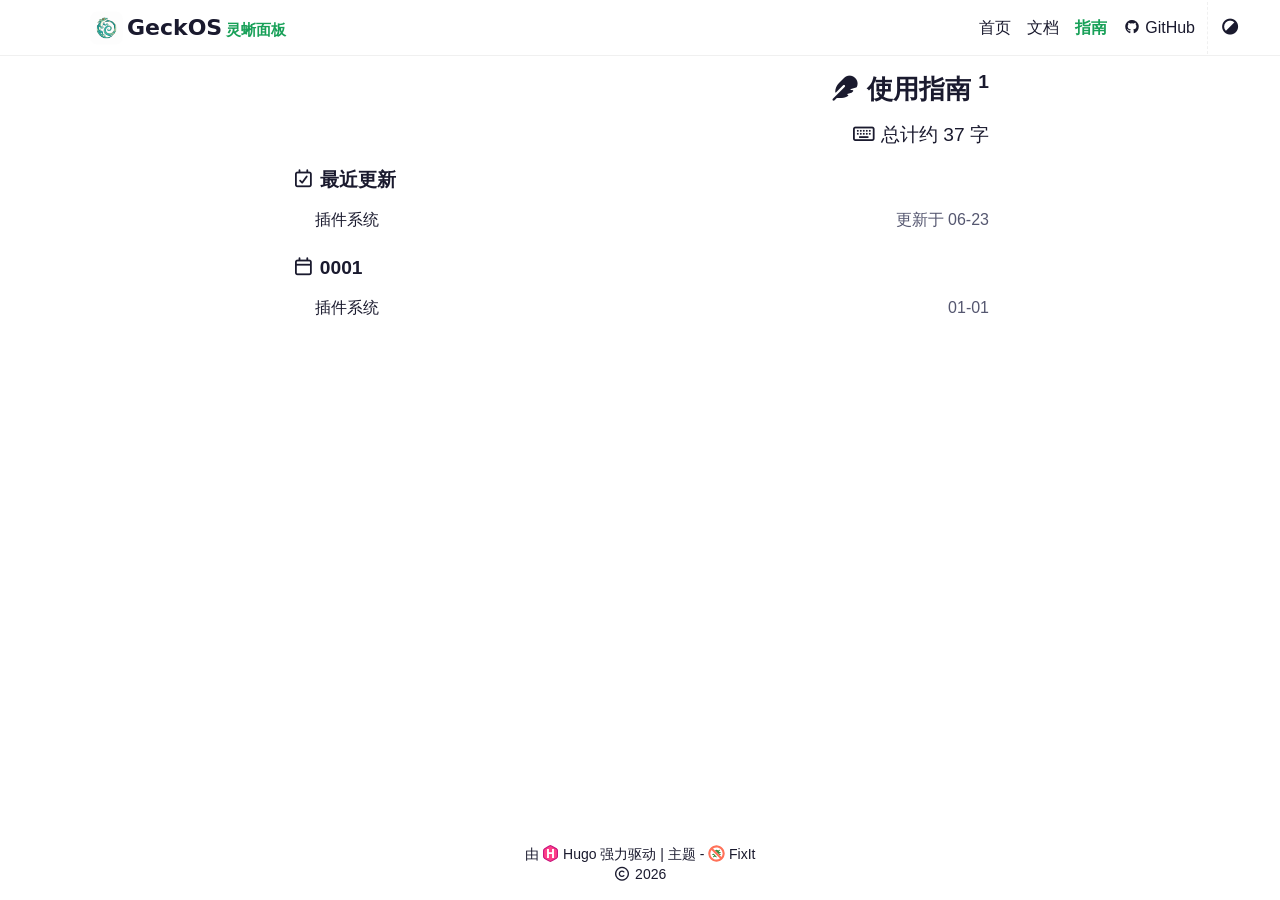
<file: guide/index.html>
<!doctype html><html itemscope itemtype=http://schema.org/WebPage lang=zh-CN><head><meta charset=utf-8><meta name=viewport content="width=device-width,initial-scale=1,maximum-scale=2"><meta name=robots content="noodp"><title>使用指南 - GeckOS 灵蜥面板</title><meta name=author content><meta name=description content="GeckOS 灵蜥面板使用指南 - 安装部署、插件系统"><meta name=keywords content='灵蜥面板,Linux管理面板,Linux Web面板,服务器管理面板,NAS管理面板,Docker管理面板,个人服务器管理,Docker可视化管理,轻量级Web面板,树莓派管理,AI集成面板,OpenClaw部署,龙虾AI,Hermes部署,爱马仕AI,一键安装Linux面板,AI工具部署'><meta itemprop=name content="使用指南"><meta itemprop=description content="GeckOS 灵蜥面板使用指南 - 安装部署、插件系统"><meta itemprop=dateModified content="2026-06-23T10:28:34+08:00"><meta property="og:url" content="https://www.geckosweb.cn/guide/"><meta property="og:site_name" content="GeckOS 灵蜥面板"><meta property="og:title" content="使用指南"><meta property="og:description" content="GeckOS 灵蜥面板使用指南 - 安装部署、插件系统"><meta property="og:locale" content="zh_CN"><meta property="og:type" content="website"><meta name=twitter:card content="summary"><meta name=twitter:title content="使用指南"><meta name=twitter:description content="GeckOS 灵蜥面板使用指南 - 安装部署、插件系统"><meta name=application-name content="FixIt"><meta name=apple-mobile-web-app-title content="FixIt"><meta name=theme-color data-light=#18a058 data-dark=#18a058 content="#18a058"><meta name=msapplication-TileColor content="#da532c"><link rel="shortcut icon" type=image/x-icon href=/favicon.ico><link rel=icon type=image/png sizes=32x32 href=/favicon-32x32.png><link rel=icon type=image/png sizes=16x16 href=/favicon-16x16.png><link rel=apple-touch-icon sizes=180x180 href=/apple-touch-icon.png><link rel=mask-icon href=/safari-pinned-tab.svg color=#5bbad5><link rel=canonical type=text/html href=https://www.geckosweb.cn/guide/ title="使用指南 - GeckOS 灵蜥面板"><link rel=alternate type=application/rss+xml href=https://www.geckosweb.cn/guide/index.xml title="使用指南 - GeckOS 灵蜥面板"><link rel=stylesheet href=/css/config.min.css><link rel=stylesheet href=/css/style.min.css><link rel=preload href=/lib/fontawesome-free/all.min.css as=style onload='this.removeAttribute("onload"),this.rel="stylesheet"'><noscript><link rel=stylesheet href=/lib/fontawesome-free/all.min.css></noscript><link rel=preload href=/lib/animate/animate.min.css as=style onload='this.removeAttribute("onload"),this.rel="stylesheet"'><noscript><link rel=stylesheet href=/lib/animate/animate.min.css></noscript><script src=/js/head/color-scheme.min.js></script></head><body data-instant-intensity=viewport data-header-desktop=sticky data-header-mobile=auto><div class=wrapper data-page-style=normal><header class="desktop animate__faster" id=header-desktop><div class=header-wrapper><div class=header-title><a href=/ title="GeckOS 灵蜥面板"><img class=logo src=/images/logo.jpg alt="GeckOS 灵蜥面板" height=32 width=32><span class=header-title-text>GeckOS</span><span class=header-title-post><span style=font-size:.7em;color:#18a058>灵蜥面板</span></span></a><span class=header-subtitle></span></div><nav><ul class=menu><li class=menu-item><a class=menu-link href=/ title="GeckOS 灵蜥面板">首页</a></li><li class=menu-item><a class=menu-link href=/docs/ title=文档>文档</a></li><li class="menu-item active"><a class=menu-link href=/guide/ title=使用指南>指南</a></li><li class=menu-item><a class=menu-link href=https://github.com/iamxcd/geckos rel="noopener noreferrer" target=_blank><i class="fa-brands fa-github fa-sm" aria-hidden=true></i> GitHub</a></li><li class="menu-item delimiter"></li><li class="menu-item theme-switch" role=button aria-label=切换主题 title=切换主题><i class="fa-solid fa-adjust" aria-hidden=true></i></li></ul></nav></div></header><header class="mobile animate__faster" id=header-mobile><div class=header-container><div class=header-wrapper><div class=header-title><a href=/ title="GeckOS 灵蜥面板"><img class=logo src=/images/logo.jpg alt="GeckOS 灵蜥面板" height=26 width=26><span class=header-title-text>GeckOS</span><span class=header-title-post><span style=font-size:.7em;color:#18a058>灵蜥面板</span></span></a><span class=header-subtitle></span></div><div class=theme-switch role=button aria-label=切换主题><i class="fa-solid fa-adjust" aria-hidden=true></i></div><div class=menu-toggle id=menu-toggle-mobile role=button aria-labelledby=menu-mobile><span></span><span></span><span></span></div></div><nav><ul class=menu id=menu-mobile><li class=menu-item><a class=menu-link href=/ title="GeckOS 灵蜥面板">首页</a></li><li class=menu-item><a class=menu-link href=/docs/ title=文档>文档</a></li><li class="menu-item active"><a class=menu-link href=/guide/ title=使用指南>指南</a></li><li class=menu-item><a class=menu-link href=https://github.com/iamxcd/geckos rel="noopener noreferrer" target=_blank><i class="fa-brands fa-github fa-sm" aria-hidden=true></i> GitHub</a></li><li class="menu-item menu-system"></li></ul></nav></div></header><main class=fi-container><div class="page archive"><div class=header><h1 class="single-title animate__animated animate__pulse animate__faster"><i class="fa-solid fa-feather me-1" aria-hidden=true></i>使用指南 <sup>1</sup></h1><p class="single-subtitle total-word-count" title='总计约 37 字'><i class="fa-regular fa-keyboard" aria-hidden=true></i> 总计约 37 字</p></div><h2 class=group-title><i class="fa-regular fa-calendar-check me-1" aria-hidden=true></i>最近更新</h2><article class=archive-item><a href=/guide/plugins/ class=archive-item-link>插件系统</a>
<span class=archive-item-date title='2026-06-23 21:53:50'>更新于 06-23</span></article><h2 class=group-title><i class="fa-regular fa-calendar me-1" aria-hidden=true></i>0001</h2><article class=archive-item><a href=/guide/plugins/ class=archive-item-link>插件系统</a>
<span class=archive-item-date title='0001-01-01 00:00:00'>01-01</span></article></div></main><footer class=footer><div class=footer-container><div class="footer-line powered">由 <a href=https://gohugo.io/ target=_blank rel="external nofollow noopener noreferrer" title="Hugo 0.163.3"><img class=hugo-icon src=/images/hugo.min.svg alt="Hugo logo"> Hugo</a> 强力驱动 | 主题 - <a href=https://github.com/hugo-fixit/FixIt target=_blank rel=external title="FixIt v0.4.5"><img class=fixit-icon src=/images/fixit.min.svg alt="FixIt logo"> FixIt</a></div><div class="footer-line copyright" itemscope itemtype=http://schema.org/CreativeWork><i class="fa-regular fa-copyright" aria-hidden=true></i>
<span itemprop=copyrightYear>2026</span><span class=author itemprop=copyrightHolder>
<a href=/></a></span></div></div></footer></div><div class=widgets><div class=fixed-buttons><div class="fixed-button back-to-top animate__faster d-none" role=button aria-label=回到顶部><i class="fa-solid fa-arrow-up" aria-hidden=true></i></div></div><div id=mask></div><noscript><div class=noscript-warning>该网站在启用 JavaScript 的情况下效果最佳。</div></noscript></div><script src=/lib/cell-tooltip/cell-tooltip.umd.js defer></script><script src=/js/config/3ccd07d5631c13a0fe1a1f8619f82a96.js defer></script><script src=/js/theme.min.js defer></script></body></html>
</file>
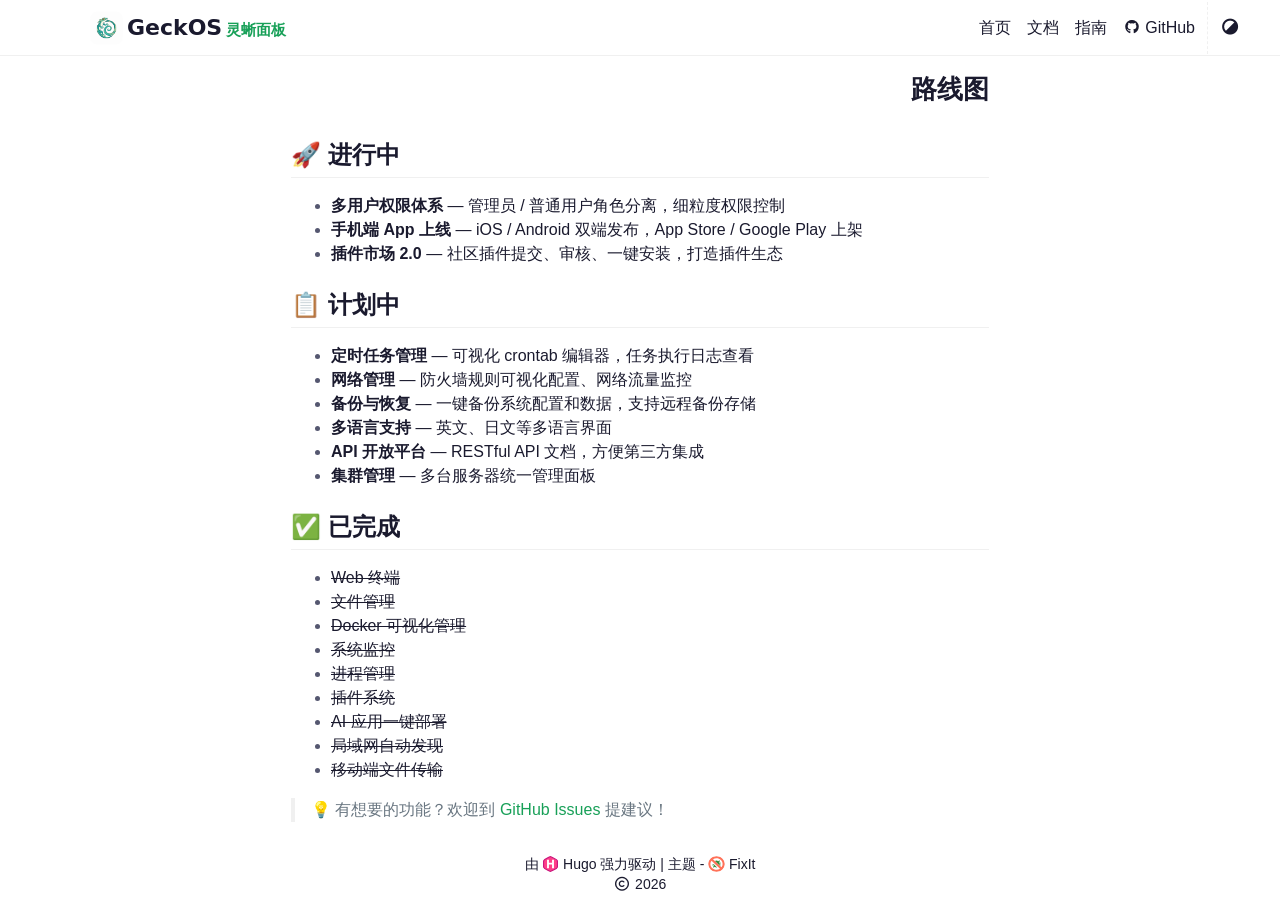
<file: roadmap/index.html>
<!doctype html><html itemscope itemtype=http://schema.org/WebPage lang=zh-CN><head><meta charset=utf-8><meta name=viewport content="width=device-width,initial-scale=1,maximum-scale=2"><meta name=robots content="noodp"><title>路线图 - GeckOS 灵蜥面板</title><meta name=author content><meta name=description content="GeckOS 灵蜥面板开发路线图 - 未来功能规划与展望"><meta name=keywords content='灵蜥面板,Linux管理面板,Linux Web面板,服务器管理面板,NAS管理面板,Docker管理面板,个人服务器管理,Docker可视化管理,轻量级Web面板,树莓派管理,AI集成面板,OpenClaw部署,龙虾AI,Hermes部署,爱马仕AI,一键安装Linux面板,AI工具部署'><meta itemprop=name content="路线图"><meta itemprop=description content="GeckOS 灵蜥面板开发路线图 - 未来功能规划与展望"><meta itemprop=dateModified content="2026-06-17T16:23:43+08:00"><meta itemprop=wordCount content="68"><meta property="og:url" content="https://www.geckosweb.cn/roadmap/"><meta property="og:site_name" content="GeckOS 灵蜥面板"><meta property="og:title" content="路线图"><meta property="og:description" content="GeckOS 灵蜥面板开发路线图 - 未来功能规划与展望"><meta property="og:locale" content="zh_CN"><meta property="og:type" content="article"><meta property="article:modified_time" content="2026-06-17T16:23:43+08:00"><meta name=twitter:card content="summary"><meta name=twitter:title content="路线图"><meta name=twitter:description content="GeckOS 灵蜥面板开发路线图 - 未来功能规划与展望"><meta name=application-name content="FixIt"><meta name=apple-mobile-web-app-title content="FixIt"><meta name=theme-color data-light=#18a058 data-dark=#18a058 content="#18a058"><meta name=msapplication-TileColor content="#da532c"><link rel="shortcut icon" type=image/x-icon href=/favicon.ico><link rel=icon type=image/png sizes=32x32 href=/favicon-32x32.png><link rel=icon type=image/png sizes=16x16 href=/favicon-16x16.png><link rel=apple-touch-icon sizes=180x180 href=/apple-touch-icon.png><link rel=mask-icon href=/safari-pinned-tab.svg color=#5bbad5><link rel=canonical type=text/html href=https://www.geckosweb.cn/roadmap/ title="路线图 - GeckOS 灵蜥面板"><link rel=next type=text/html href=https://www.geckosweb.cn/changelog/ title=更新日志><link rel=stylesheet href=/css/config.min.css><link rel=stylesheet href=/css/style.min.css><link rel=preload href=/lib/fontawesome-free/all.min.css as=style onload='this.removeAttribute("onload"),this.rel="stylesheet"'><noscript><link rel=stylesheet href=/lib/fontawesome-free/all.min.css></noscript><link rel=preload href=/lib/animate/animate.min.css as=style onload='this.removeAttribute("onload"),this.rel="stylesheet"'><noscript><link rel=stylesheet href=/lib/animate/animate.min.css></noscript><script type=application/ld+json>{"@context":"http://schema.org","@type":"BlogPosting","headline":"路线图","inLanguage":"zh-CN","mainEntityOfPage":{"@type":"WebPage","@id":"https:\/\/www.geckosweb.cn\/roadmap\/"},"genre":"page","wordcount":68,"url":"https:\/\/www.geckosweb.cn\/roadmap\/","dateModified":"2026-06-17T16:23:43+08:00","publisher":{"@type":"Organization","name":""},"author":{"@type":"Person","name":"作者"},"description":"GeckOS 灵蜥面板开发路线图 - 未来功能规划与展望"}</script><script src=/js/head/color-scheme.min.js></script></head><body data-instant-intensity=viewport data-header-desktop=sticky data-header-mobile=auto><div class=wrapper data-page-style=normal><header class="desktop animate__faster" id=header-desktop><div class=header-wrapper><div class=header-title><a href=/ title="GeckOS 灵蜥面板"><img class=logo src=/images/logo.jpg alt="GeckOS 灵蜥面板" height=32 width=32><span class=header-title-text>GeckOS</span><span class=header-title-post><span style=font-size:.7em;color:#18a058>灵蜥面板</span></span></a><span class=header-subtitle></span></div><nav><ul class=menu><li class=menu-item><a class=menu-link href=/ title="GeckOS 灵蜥面板">首页</a></li><li class=menu-item><a class=menu-link href=/docs/ title=文档>文档</a></li><li class=menu-item><a class=menu-link href=/guide/ title=使用指南>指南</a></li><li class=menu-item><a class=menu-link href=https://github.com/iamxcd/geckos rel="noopener noreferrer" target=_blank><i class="fa-brands fa-github fa-sm" aria-hidden=true></i> GitHub</a></li><li class="menu-item delimiter"></li><li class="menu-item theme-switch" role=button aria-label=切换主题 title=切换主题><i class="fa-solid fa-adjust" aria-hidden=true></i></li></ul></nav></div></header><header class="mobile animate__faster" id=header-mobile><div class=header-container><div class=header-wrapper><div class=header-title><a href=/ title="GeckOS 灵蜥面板"><img class=logo src=/images/logo.jpg alt="GeckOS 灵蜥面板" height=26 width=26><span class=header-title-text>GeckOS</span><span class=header-title-post><span style=font-size:.7em;color:#18a058>灵蜥面板</span></span></a><span class=header-subtitle></span></div><div class=theme-switch role=button aria-label=切换主题><i class="fa-solid fa-adjust" aria-hidden=true></i></div><div class=menu-toggle id=menu-toggle-mobile role=button aria-labelledby=menu-mobile><span></span><span></span><span></span></div></div><nav><ul class=menu id=menu-mobile><li class=menu-item><a class=menu-link href=/ title="GeckOS 灵蜥面板">首页</a></li><li class=menu-item><a class=menu-link href=/docs/ title=文档>文档</a></li><li class=menu-item><a class=menu-link href=/guide/ title=使用指南>指南</a></li><li class=menu-item><a class=menu-link href=https://github.com/iamxcd/geckos rel="noopener noreferrer" target=_blank><i class="fa-brands fa-github fa-sm" aria-hidden=true></i> GitHub</a></li><li class="menu-item menu-system"></li></ul></nav></div></header><main class=fi-container><article class="page single special"><div class=header><h1 class="single-title animate__animated animate__pulse animate__faster">路线图</h1></div><div class=content id=content><h2 class=heading-element id=-进行中><span>🚀 进行中</span>
<a href=#-%e8%bf%9b%e8%a1%8c%e4%b8%ad class=heading-mark><svg class="octicon octicon-link" viewBox="0 0 16 16" width="16" height="16" aria-hidden="true"><path d="m7.775 3.275 1.25-1.25a3.5 3.5.0 114.95 4.95l-2.5 2.5a3.5 3.5.0 01-4.95.0.751.751.0 01.018-1.042.751.751.0 011.042-.018 1.998 1.998.0 002.83.0l2.5-2.5a2.002 2.002.0 00-2.83-2.83l-1.25 1.25a.751.751.0 01-1.042-.018.751.751.0 01-.018-1.042zm-4.69 9.64a1.998 1.998.0 002.83.0l1.25-1.25a.751.751.0 011.042.018.751.751.0 01.018 1.042l-1.25 1.25a3.5 3.5.0 11-4.95-4.95l2.5-2.5a3.5 3.5.0 014.95.0.751.751.0 01-.018 1.042.751.751.0 01-1.042.018 1.998 1.998.0 00-2.83.0l-2.5 2.5a1.998 1.998.0 000 2.83z"/></svg></a></h2><ul><li><strong>多用户权限体系</strong> — 管理员 / 普通用户角色分离，细粒度权限控制</li><li><strong>手机端 App 上线</strong> — iOS / Android 双端发布，App Store / Google Play 上架</li><li><strong>插件市场 2.0</strong> — 社区插件提交、审核、一键安装，打造插件生态</li></ul><h2 class=heading-element id=-计划中><span>📋 计划中</span>
<a href=#-%e8%ae%a1%e5%88%92%e4%b8%ad class=heading-mark><svg class="octicon octicon-link" viewBox="0 0 16 16" width="16" height="16" aria-hidden="true"><path d="m7.775 3.275 1.25-1.25a3.5 3.5.0 114.95 4.95l-2.5 2.5a3.5 3.5.0 01-4.95.0.751.751.0 01.018-1.042.751.751.0 011.042-.018 1.998 1.998.0 002.83.0l2.5-2.5a2.002 2.002.0 00-2.83-2.83l-1.25 1.25a.751.751.0 01-1.042-.018.751.751.0 01-.018-1.042zm-4.69 9.64a1.998 1.998.0 002.83.0l1.25-1.25a.751.751.0 011.042.018.751.751.0 01.018 1.042l-1.25 1.25a3.5 3.5.0 11-4.95-4.95l2.5-2.5a3.5 3.5.0 014.95.0.751.751.0 01-.018 1.042.751.751.0 01-1.042.018 1.998 1.998.0 00-2.83.0l-2.5 2.5a1.998 1.998.0 000 2.83z"/></svg></a></h2><ul><li><strong>定时任务管理</strong> — 可视化 crontab 编辑器，任务执行日志查看</li><li><strong>网络管理</strong> — 防火墙规则可视化配置、网络流量监控</li><li><strong>备份与恢复</strong> — 一键备份系统配置和数据，支持远程备份存储</li><li><strong>多语言支持</strong> — 英文、日文等多语言界面</li><li><strong>API 开放平台</strong> — RESTful API 文档，方便第三方集成</li><li><strong>集群管理</strong> — 多台服务器统一管理面板</li></ul><h2 class=heading-element id=-已完成><span>✅ 已完成</span>
<a href=#-%e5%b7%b2%e5%ae%8c%e6%88%90 class=heading-mark><svg class="octicon octicon-link" viewBox="0 0 16 16" width="16" height="16" aria-hidden="true"><path d="m7.775 3.275 1.25-1.25a3.5 3.5.0 114.95 4.95l-2.5 2.5a3.5 3.5.0 01-4.95.0.751.751.0 01.018-1.042.751.751.0 011.042-.018 1.998 1.998.0 002.83.0l2.5-2.5a2.002 2.002.0 00-2.83-2.83l-1.25 1.25a.751.751.0 01-1.042-.018.751.751.0 01-.018-1.042zm-4.69 9.64a1.998 1.998.0 002.83.0l1.25-1.25a.751.751.0 011.042.018.751.751.0 01.018 1.042l-1.25 1.25a3.5 3.5.0 11-4.95-4.95l2.5-2.5a3.5 3.5.0 014.95.0.751.751.0 01-.018 1.042.751.751.0 01-1.042.018 1.998 1.998.0 00-2.83.0l-2.5 2.5a1.998 1.998.0 000 2.83z"/></svg></a></h2><ul><li><del>Web 终端</del></li><li><del>文件管理</del></li><li><del>Docker 可视化管理</del></li><li><del>系统监控</del></li><li><del>进程管理</del></li><li><del>插件系统</del></li><li><del>AI 应用一键部署</del></li><li><del>局域网自动发现</del></li><li><del>移动端文件传输</del></li></ul><blockquote><p>💡 有想要的功能？欢迎到 <a href=https://github.com/iamxcd/geckos/issues target=_blank rel="external nofollow noopener noreferrer">GitHub Issues</a> 提建议！</p></blockquote></div></article></main><footer class=footer><div class=footer-container><div class="footer-line powered">由 <a href=https://gohugo.io/ target=_blank rel="external nofollow noopener noreferrer" title="Hugo 0.163.3"><img class=hugo-icon src=/images/hugo.min.svg alt="Hugo logo"> Hugo</a> 强力驱动 | 主题 - <a href=https://github.com/hugo-fixit/FixIt target=_blank rel=external title="FixIt v0.4.5"><img class=fixit-icon src=/images/fixit.min.svg alt="FixIt logo"> FixIt</a></div><div class="footer-line copyright" itemscope itemtype=http://schema.org/CreativeWork><i class="fa-regular fa-copyright" aria-hidden=true></i>
<span itemprop=copyrightYear>2026</span><span class=author itemprop=copyrightHolder>
<a href=/></a></span></div></div></footer></div><div class=widgets><div class=fixed-buttons><div class="fixed-button back-to-top animate__faster d-none" role=button aria-label=回到顶部><i class="fa-solid fa-arrow-up" aria-hidden=true></i></div></div><div id=mask></div><noscript><div class=noscript-warning>该网站在启用 JavaScript 的情况下效果最佳。</div></noscript></div><script src=/lib/cell-tooltip/cell-tooltip.umd.js defer></script><script src=/js/config/cd4a1b36ed2b93cfc52abf77a7d25d03.js defer></script><script src=/js/theme.min.js defer></script></body></html>
</file>
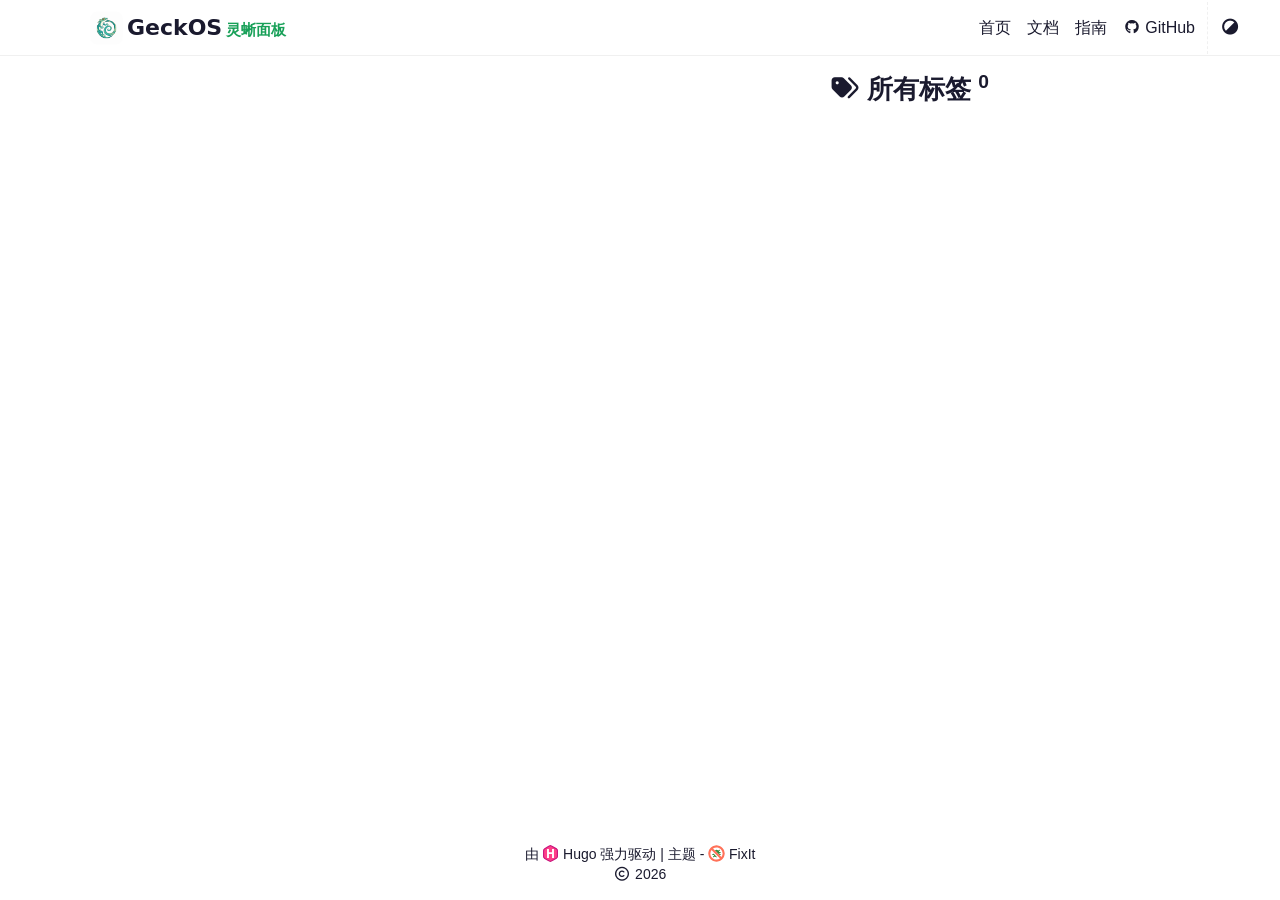
<file: tags/index.html>
<!doctype html><html itemscope itemtype=http://schema.org/WebPage lang=zh-CN><head><meta charset=utf-8><meta name=viewport content="width=device-width,initial-scale=1,maximum-scale=2"><meta name=robots content="noodp"><title>所有标签 - GeckOS 灵蜥面板</title><meta name=author content><meta name=description content="GeckOS灵蜥面板 - 轻量级Linux Web管理面板，专为个人服务器、NAS、树莓派设计。一键部署Docker应用，集成AI工具部署，支持OpenClaw龙虾AI、Hermes爱马仕AI等AI应用一键安装，养龙虾养马走起，Web终端远程管理，可视化文件管理，系统监控，让Linux服务器管理像操作电脑一样简单。"><meta name=keywords content='灵蜥面板,Linux管理面板,Linux Web面板,服务器管理面板,NAS管理面板,Docker管理面板,个人服务器管理,Docker可视化管理,轻量级Web面板,树莓派管理,AI集成面板,OpenClaw部署,龙虾AI,Hermes部署,爱马仕AI,一键安装Linux面板,AI工具部署'><meta itemprop=name content="Tags"><meta itemprop=description content="GeckOS灵蜥面板 - 轻量级Linux Web管理面板，专为个人服务器、NAS、树莓派设计。一键部署Docker应用，集成AI工具部署，支持OpenClaw龙虾AI、Hermes爱马仕AI等AI应用一键安装，养龙虾养马走起，Web终端远程管理，可视化文件管理，系统监控，让Linux服务器管理像操作电脑一样简单。"><meta property="og:url" content="https://www.geckosweb.cn/tags/"><meta property="og:site_name" content="GeckOS 灵蜥面板"><meta property="og:title" content="Tags"><meta property="og:description" content="GeckOS灵蜥面板 - 轻量级Linux Web管理面板，专为个人服务器、NAS、树莓派设计。一键部署Docker应用，集成AI工具部署，支持OpenClaw龙虾AI、Hermes爱马仕AI等AI应用一键安装，养龙虾养马走起，Web终端远程管理，可视化文件管理，系统监控，让Linux服务器管理像操作电脑一样简单。"><meta property="og:locale" content="zh_CN"><meta property="og:type" content="website"><meta name=twitter:card content="summary"><meta name=twitter:title content="Tags"><meta name=twitter:description content="GeckOS灵蜥面板 - 轻量级Linux Web管理面板，专为个人服务器、NAS、树莓派设计。一键部署Docker应用，集成AI工具部署，支持OpenClaw龙虾AI、Hermes爱马仕AI等AI应用一键安装，养龙虾养马走起，Web终端远程管理，可视化文件管理，系统监控，让Linux服务器管理像操作电脑一样简单。"><meta name=application-name content="FixIt"><meta name=apple-mobile-web-app-title content="FixIt"><meta name=theme-color data-light=#18a058 data-dark=#18a058 content="#18a058"><meta name=msapplication-TileColor content="#da532c"><link rel="shortcut icon" type=image/x-icon href=/favicon.ico><link rel=icon type=image/png sizes=32x32 href=/favicon-32x32.png><link rel=icon type=image/png sizes=16x16 href=/favicon-16x16.png><link rel=apple-touch-icon sizes=180x180 href=/apple-touch-icon.png><link rel=mask-icon href=/safari-pinned-tab.svg color=#5bbad5><link rel=canonical type=text/html href=https://www.geckosweb.cn/tags/ title="Tags - GeckOS 灵蜥面板"><link rel=alternate type=application/rss+xml href=https://www.geckosweb.cn/tags/index.xml title="Tags - GeckOS 灵蜥面板"><link rel=stylesheet href=/css/config.min.css><link rel=stylesheet href=/css/style.min.css><link rel=preload href=/lib/fontawesome-free/all.min.css as=style onload='this.removeAttribute("onload"),this.rel="stylesheet"'><noscript><link rel=stylesheet href=/lib/fontawesome-free/all.min.css></noscript><link rel=preload href=/lib/animate/animate.min.css as=style onload='this.removeAttribute("onload"),this.rel="stylesheet"'><noscript><link rel=stylesheet href=/lib/animate/animate.min.css></noscript><script src=/js/head/color-scheme.min.js></script></head><body data-instant-intensity=viewport data-header-desktop=sticky data-header-mobile=auto><div class=wrapper data-page-style=normal><header class="desktop animate__faster" id=header-desktop><div class=header-wrapper><div class=header-title><a href=/ title="GeckOS 灵蜥面板"><img class=logo src=/images/logo.jpg alt="GeckOS 灵蜥面板" height=32 width=32><span class=header-title-text>GeckOS</span><span class=header-title-post><span style=font-size:.7em;color:#18a058>灵蜥面板</span></span></a><span class=header-subtitle></span></div><nav><ul class=menu><li class=menu-item><a class=menu-link href=/ title="GeckOS 灵蜥面板">首页</a></li><li class=menu-item><a class=menu-link href=/docs/ title=文档>文档</a></li><li class=menu-item><a class=menu-link href=/guide/ title=使用指南>指南</a></li><li class=menu-item><a class=menu-link href=https://github.com/iamxcd/geckos rel="noopener noreferrer" target=_blank><i class="fa-brands fa-github fa-sm" aria-hidden=true></i> GitHub</a></li><li class="menu-item delimiter"></li><li class="menu-item theme-switch" role=button aria-label=切换主题 title=切换主题><i class="fa-solid fa-adjust" aria-hidden=true></i></li></ul></nav></div></header><header class="mobile animate__faster" id=header-mobile><div class=header-container><div class=header-wrapper><div class=header-title><a href=/ title="GeckOS 灵蜥面板"><img class=logo src=/images/logo.jpg alt="GeckOS 灵蜥面板" height=26 width=26><span class=header-title-text>GeckOS</span><span class=header-title-post><span style=font-size:.7em;color:#18a058>灵蜥面板</span></span></a><span class=header-subtitle></span></div><div class=theme-switch role=button aria-label=切换主题><i class="fa-solid fa-adjust" aria-hidden=true></i></div><div class=menu-toggle id=menu-toggle-mobile role=button aria-labelledby=menu-mobile><span></span><span></span><span></span></div></div><nav><ul class=menu id=menu-mobile><li class=menu-item><a class=menu-link href=/ title="GeckOS 灵蜥面板">首页</a></li><li class=menu-item><a class=menu-link href=/docs/ title=文档>文档</a></li><li class=menu-item><a class=menu-link href=/guide/ title=使用指南>指南</a></li><li class=menu-item><a class=menu-link href=https://github.com/iamxcd/geckos rel="noopener noreferrer" target=_blank><i class="fa-brands fa-github fa-sm" aria-hidden=true></i> GitHub</a></li><li class="menu-item menu-system"></li></ul></nav></div></header><main class=fi-container><div class="page archive"><h1 class="single-title animate__animated animate__pulse animate__faster"><i class="fa-solid fa-tags me-1" aria-hidden=true></i>所有标签 <sup>0</sup></h1><div class=tags></div></div></main><footer class=footer><div class=footer-container><div class="footer-line powered">由 <a href=https://gohugo.io/ target=_blank rel="external nofollow noopener noreferrer" title="Hugo 0.163.3"><img class=hugo-icon src=/images/hugo.min.svg alt="Hugo logo"> Hugo</a> 强力驱动 | 主题 - <a href=https://github.com/hugo-fixit/FixIt target=_blank rel=external title="FixIt v0.4.5"><img class=fixit-icon src=/images/fixit.min.svg alt="FixIt logo"> FixIt</a></div><div class="footer-line copyright" itemscope itemtype=http://schema.org/CreativeWork><i class="fa-regular fa-copyright" aria-hidden=true></i>
<span itemprop=copyrightYear>2026</span><span class=author itemprop=copyrightHolder>
<a href=/></a></span></div></div></footer></div><div class=widgets><div class=fixed-buttons><div class="fixed-button back-to-top animate__faster d-none" role=button aria-label=回到顶部><i class="fa-solid fa-arrow-up" aria-hidden=true></i></div></div><div id=mask></div><noscript><div class=noscript-warning>该网站在启用 JavaScript 的情况下效果最佳。</div></noscript></div><script src=/lib/cell-tooltip/cell-tooltip.umd.js defer></script><script>window.config={print:{expandAdmonition:!0,expandCode:!0,expandDetails:!0,expandFileTree:!1},tooltip:!0,version:"v0.4.5"}</script><script src=/js/theme.min.js defer></script></body></html>
</file>
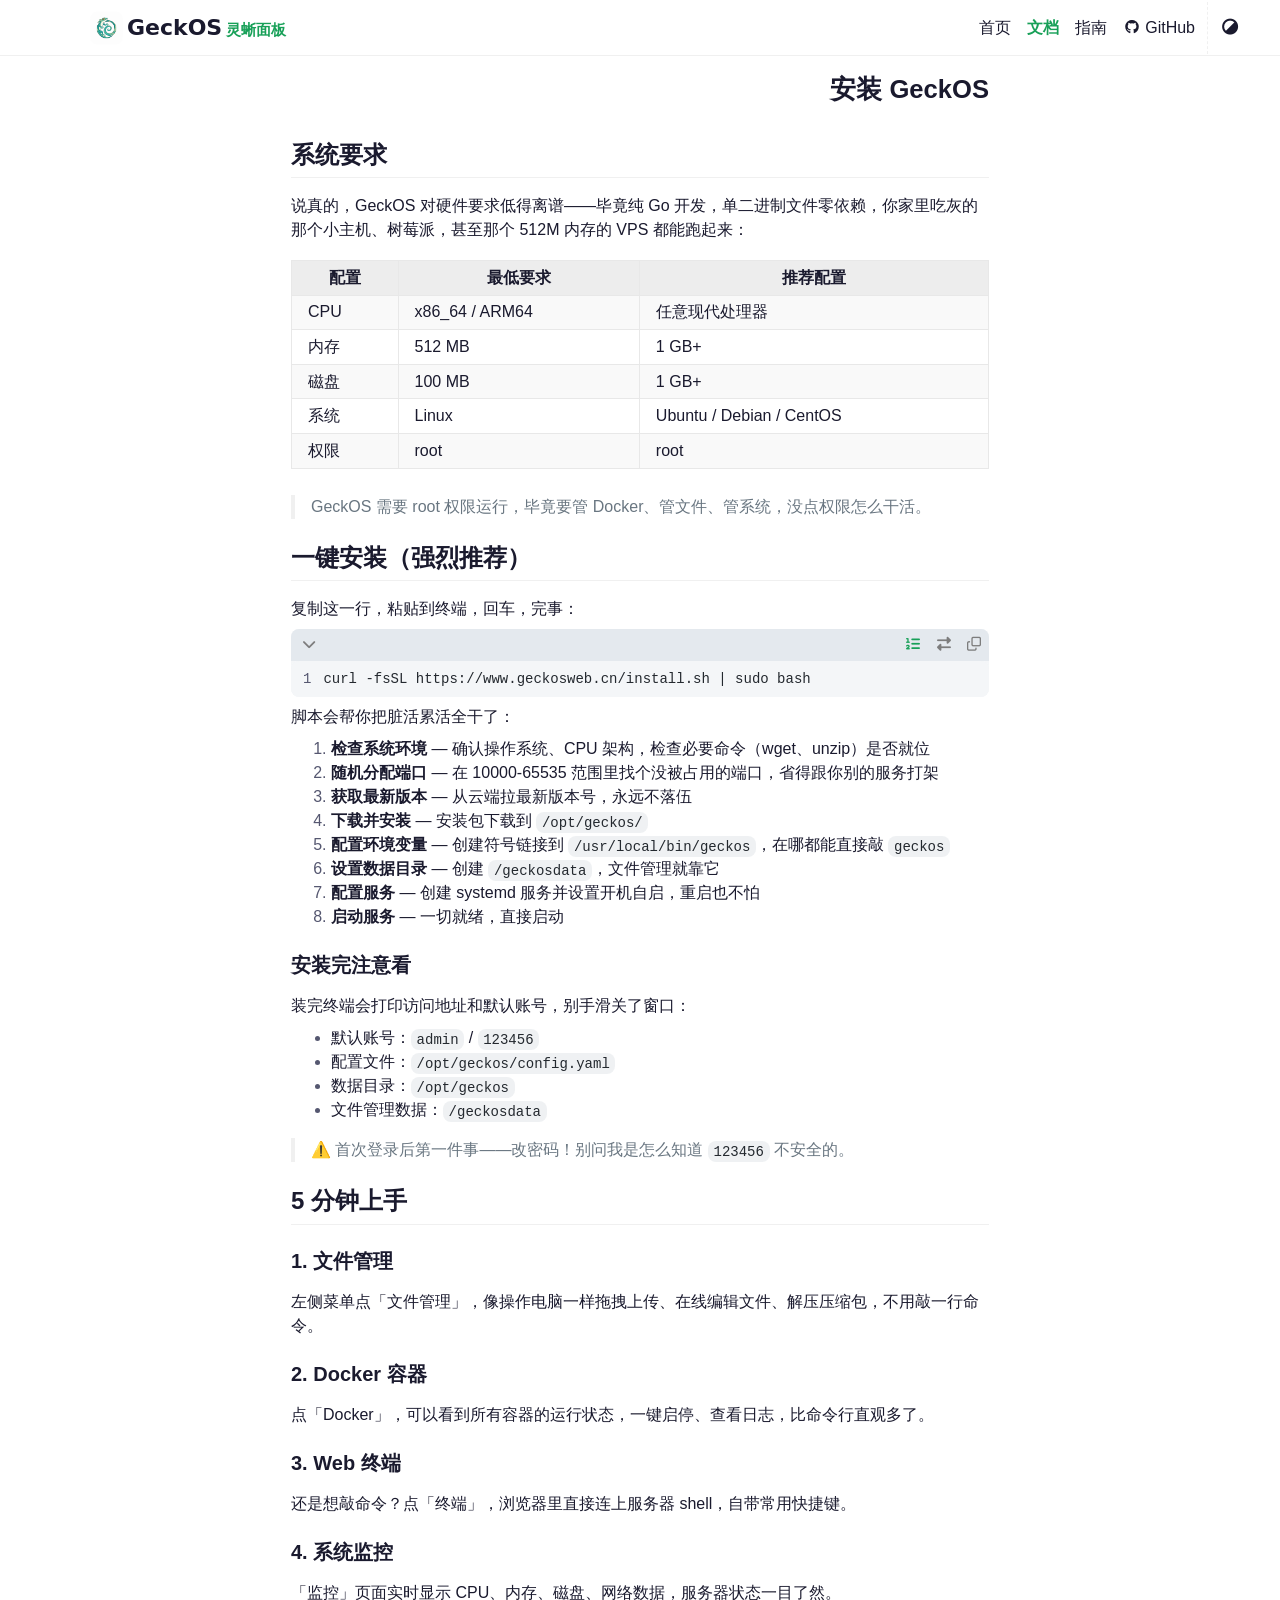
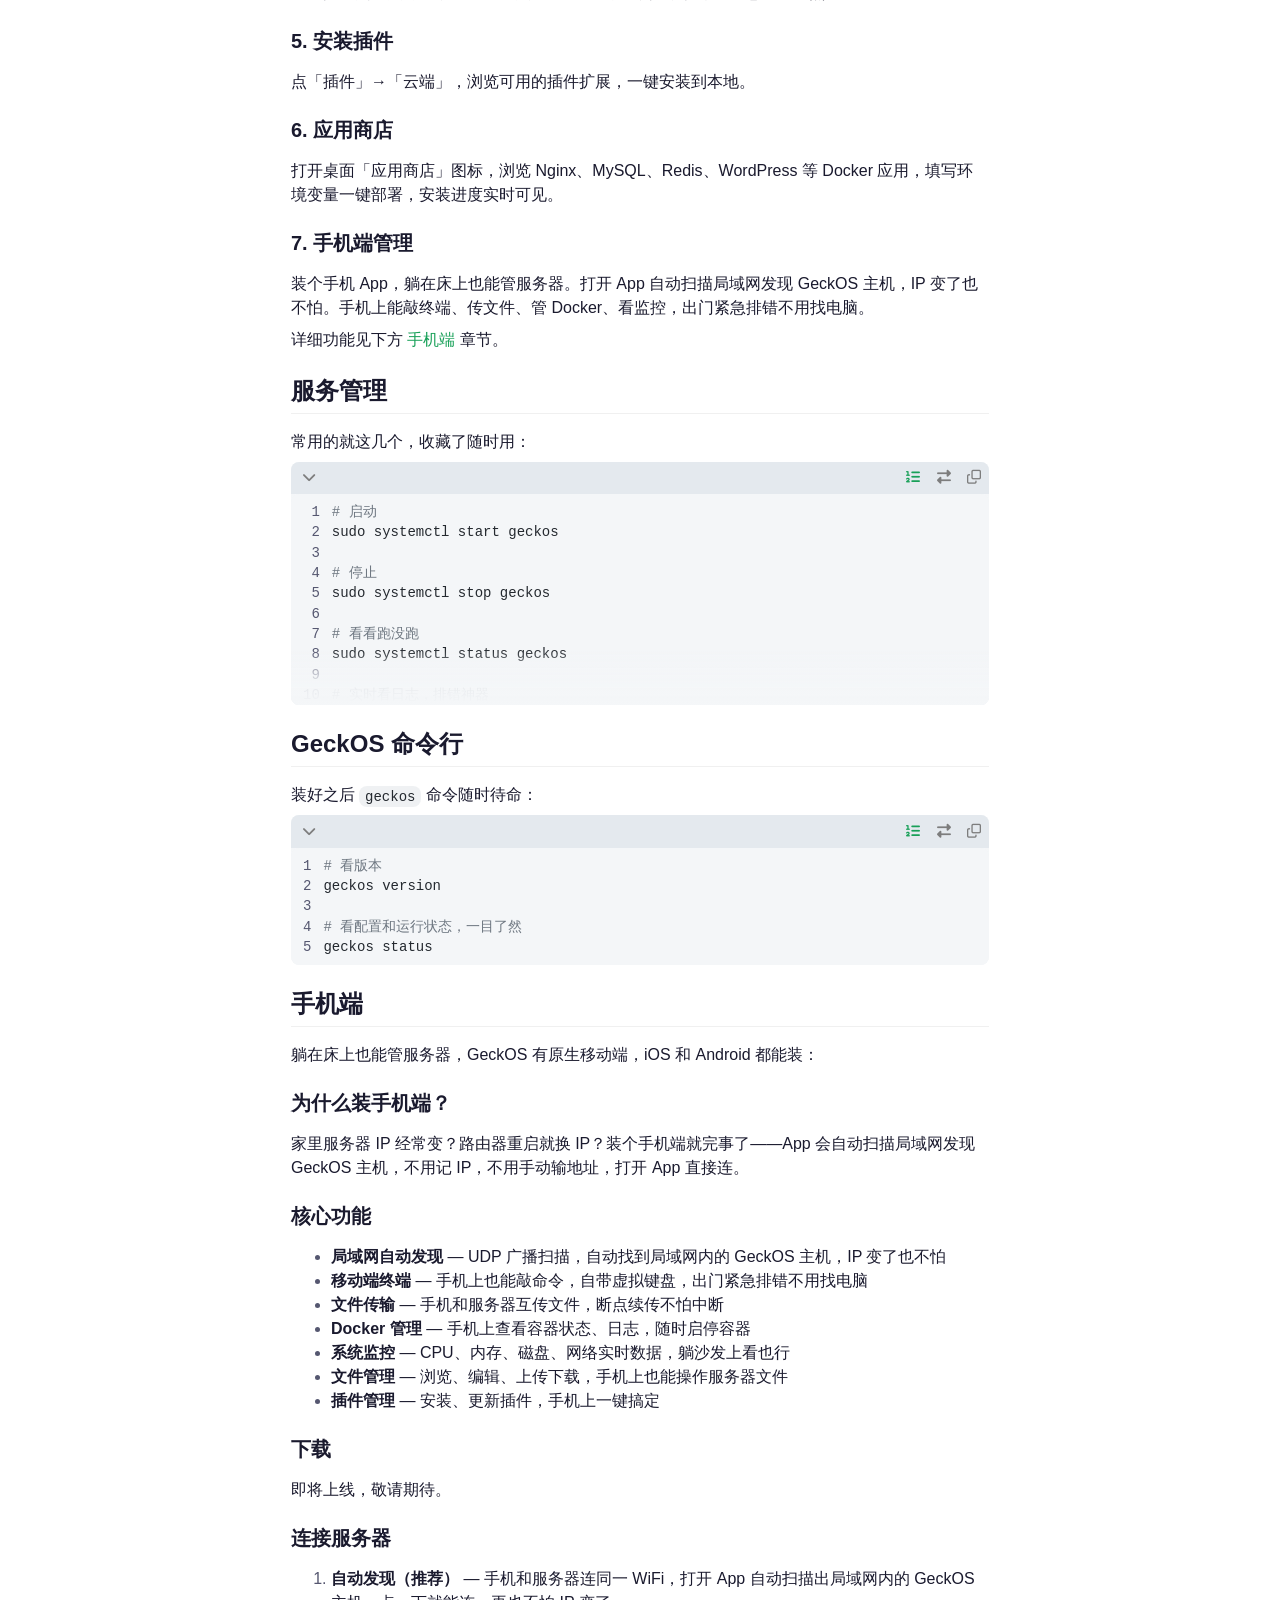
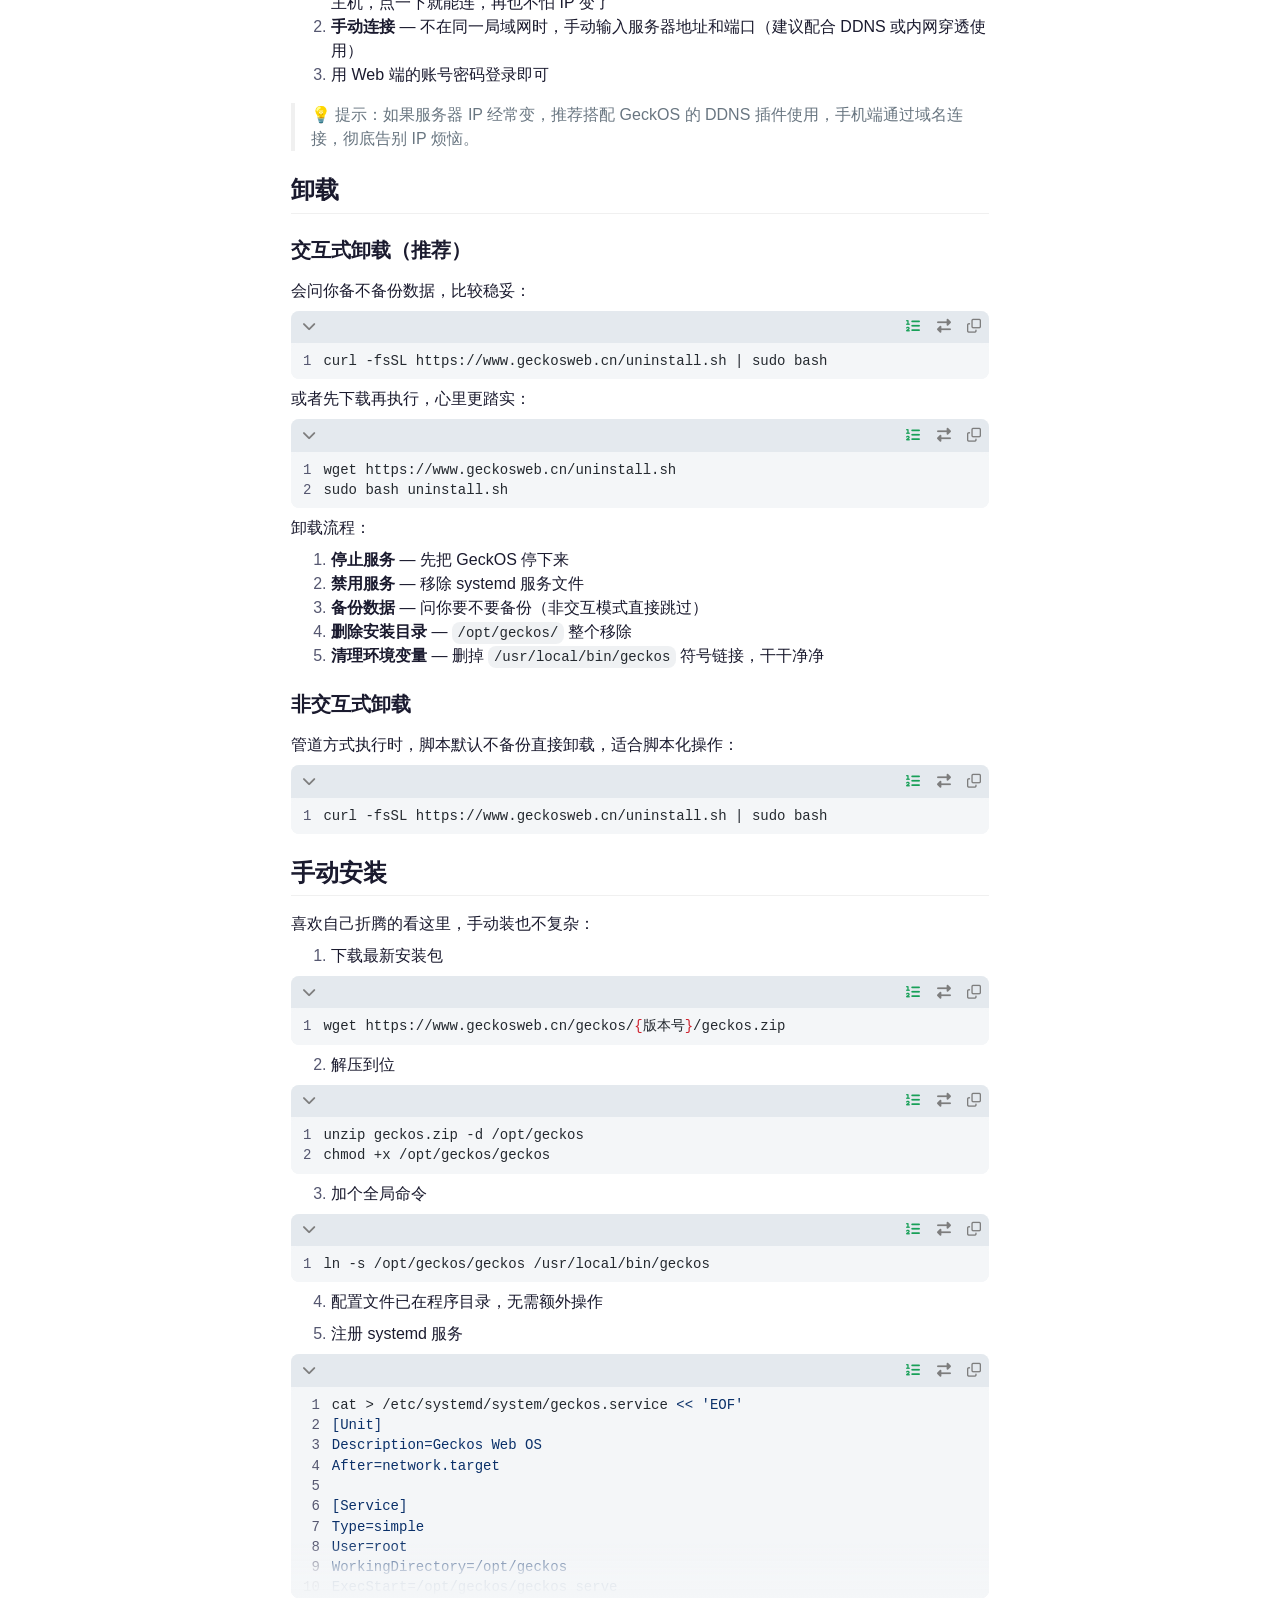
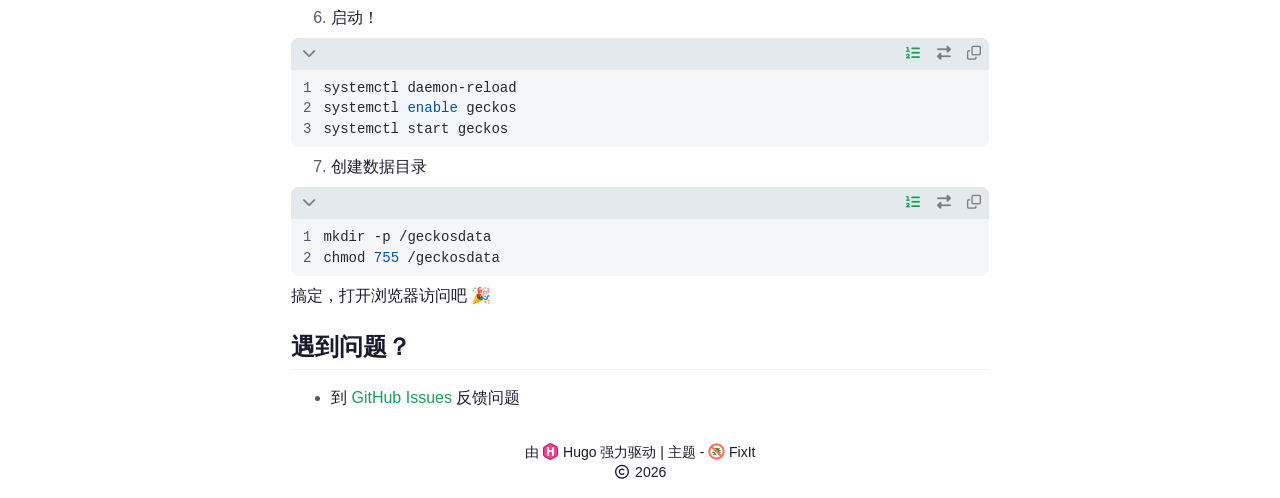
<file: docs/quick-start/index.html>
<!doctype html><html itemscope itemtype=http://schema.org/WebPage lang=zh-CN><head><meta charset=utf-8><meta name=viewport content="width=device-width,initial-scale=1,maximum-scale=2"><meta name=robots content="noodp"><title>安装 GeckOS - GeckOS 灵蜥面板</title><meta name=author content><meta name=description content="GeckOS灵蜥面板安装部署指南 - 一键安装Linux管理面板，支持Docker可视化管理、AI应用部署、手机端远程管理，512MB即可运行，专为个人服务器、NAS、树莓派设计"><meta name=keywords content='灵蜥面板安装,Linux面板安装,GeckOS安装,一键安装Linux面板,Docker管理面板部署,个人服务器管理,NAS管理面板,树莓派管理面板,手机端服务器管理,局域网自动发现,OpenClaw龙虾AI安装,Hermes爱马仕AI部署,AI工具一键部署,轻量级Linux面板'><meta itemprop=name content="安装 GeckOS"><meta itemprop=description content="GeckOS灵蜥面板安装部署指南 - 一键安装Linux管理面板，支持Docker可视化管理、AI应用部署、手机端远程管理，512MB即可运行，专为个人服务器、NAS、树莓派设计"><meta itemprop=dateModified content="2026-06-27T07:25:05+00:00"><meta itemprop=wordCount content="432"><meta itemprop=keywords content="灵蜥面板安装,Linux面板安装,GeckOS安装,一键安装Linux面板,Docker管理面板部署,个人服务器管理,NAS管理面板,树莓派管理面板,手机端服务器管理,局域网自动发现,OpenClaw龙虾AI安装,Hermes爱马仕AI部署,AI工具一键部署,轻量级Linux面板"><meta property="og:url" content="https://www.geckosweb.cn/docs/quick-start/"><meta property="og:site_name" content="GeckOS 灵蜥面板"><meta property="og:title" content="安装 GeckOS"><meta property="og:description" content="GeckOS灵蜥面板安装部署指南 - 一键安装Linux管理面板，支持Docker可视化管理、AI应用部署、手机端远程管理，512MB即可运行，专为个人服务器、NAS、树莓派设计"><meta property="og:locale" content="zh_CN"><meta property="og:type" content="article"><meta property="article:section" content="docs"><meta property="article:modified_time" content="2026-06-27T07:25:05+00:00"><meta name=twitter:card content="summary"><meta name=twitter:title content="安装 GeckOS"><meta name=twitter:description content="GeckOS灵蜥面板安装部署指南 - 一键安装Linux管理面板，支持Docker可视化管理、AI应用部署、手机端远程管理，512MB即可运行，专为个人服务器、NAS、树莓派设计"><meta name=application-name content="FixIt"><meta name=apple-mobile-web-app-title content="FixIt"><meta name=theme-color data-light=#18a058 data-dark=#18a058 content="#18a058"><meta name=msapplication-TileColor content="#da532c"><link rel="shortcut icon" type=image/x-icon href=/favicon.ico><link rel=icon type=image/png sizes=32x32 href=/favicon-32x32.png><link rel=icon type=image/png sizes=16x16 href=/favicon-16x16.png><link rel=apple-touch-icon sizes=180x180 href=/apple-touch-icon.png><link rel=mask-icon href=/safari-pinned-tab.svg color=#5bbad5><link rel=canonical type=text/html href=https://www.geckosweb.cn/docs/quick-start/ title="安装 GeckOS - GeckOS 灵蜥面板"><link rel=prev type=text/html href=https://www.geckosweb.cn/guide/plugins/ title=插件系统><link rel=stylesheet href=/css/config.min.css><link rel=stylesheet href=/css/style.min.css><link rel=preload href=/lib/fontawesome-free/all.min.css as=style onload='this.removeAttribute("onload"),this.rel="stylesheet"'><noscript><link rel=stylesheet href=/lib/fontawesome-free/all.min.css></noscript><link rel=preload href=/lib/animate/animate.min.css as=style onload='this.removeAttribute("onload"),this.rel="stylesheet"'><noscript><link rel=stylesheet href=/lib/animate/animate.min.css></noscript><script type=application/ld+json>{"@context":"http://schema.org","@type":"BlogPosting","headline":"安装 GeckOS","inLanguage":"zh-CN","mainEntityOfPage":{"@type":"WebPage","@id":"https:\/\/www.geckosweb.cn\/docs\/quick-start\/"},"genre":"docs","wordcount":432,"url":"https:\/\/www.geckosweb.cn\/docs\/quick-start\/","dateModified":"2026-06-27T07:25:05+00:00","publisher":{"@type":"Organization","name":""},"author":{"@type":"Person","name":"作者"},"description":"GeckOS灵蜥面板安装部署指南 - 一键安装Linux管理面板，支持Docker可视化管理、AI应用部署、手机端远程管理，512MB即可运行，专为个人服务器、NAS、树莓派设计"}</script><script src=/js/head/color-scheme.min.js></script></head><body data-instant-intensity=viewport data-header-desktop=sticky data-header-mobile=auto><div class=wrapper data-page-style=normal><header class="desktop animate__faster" id=header-desktop><div class=header-wrapper><div class=header-title><a href=/ title="GeckOS 灵蜥面板"><img class=logo src=/images/logo.jpg alt="GeckOS 灵蜥面板" height=32 width=32><span class=header-title-text>GeckOS</span><span class=header-title-post><span style=font-size:.7em;color:#18a058>灵蜥面板</span></span></a><span class=header-subtitle></span></div><nav><ul class=menu><li class=menu-item><a class=menu-link href=/ title="GeckOS 灵蜥面板">首页</a></li><li class="menu-item active"><a class=menu-link href=/docs/ title=文档>文档</a></li><li class=menu-item><a class=menu-link href=/guide/ title=使用指南>指南</a></li><li class=menu-item><a class=menu-link href=https://github.com/iamxcd/geckos rel="noopener noreferrer" target=_blank><i class="fa-brands fa-github fa-sm" aria-hidden=true></i> GitHub</a></li><li class="menu-item delimiter"></li><li class="menu-item theme-switch" role=button aria-label=切换主题 title=切换主题><i class="fa-solid fa-adjust" aria-hidden=true></i></li></ul></nav></div></header><header class="mobile animate__faster" id=header-mobile><div class=header-container><div class=header-wrapper><div class=header-title><a href=/ title="GeckOS 灵蜥面板"><img class=logo src=/images/logo.jpg alt="GeckOS 灵蜥面板" height=26 width=26><span class=header-title-text>GeckOS</span><span class=header-title-post><span style=font-size:.7em;color:#18a058>灵蜥面板</span></span></a><span class=header-subtitle></span></div><div class=theme-switch role=button aria-label=切换主题><i class="fa-solid fa-adjust" aria-hidden=true></i></div><div class=menu-toggle id=menu-toggle-mobile role=button aria-labelledby=menu-mobile><span></span><span></span><span></span></div></div><nav><ul class=menu id=menu-mobile><li class=menu-item><a class=menu-link href=/ title="GeckOS 灵蜥面板">首页</a></li><li class="menu-item active"><a class=menu-link href=/docs/ title=文档>文档</a></li><li class=menu-item><a class=menu-link href=/guide/ title=使用指南>指南</a></li><li class=menu-item><a class=menu-link href=https://github.com/iamxcd/geckos rel="noopener noreferrer" target=_blank><i class="fa-brands fa-github fa-sm" aria-hidden=true></i> GitHub</a></li><li class="menu-item menu-system"></li></ul></nav></div></header><main class=fi-container><article class="page single special"><div class=header><h1 class="single-title animate__animated animate__pulse animate__faster">安装 GeckOS</h1></div><div class=content id=content><h2 class=heading-element id=系统要求><span>系统要求</span>
<a href=#%e7%b3%bb%e7%bb%9f%e8%a6%81%e6%b1%82 class=heading-mark><svg class="octicon octicon-link" viewBox="0 0 16 16" width="16" height="16" aria-hidden="true"><path d="m7.775 3.275 1.25-1.25a3.5 3.5.0 114.95 4.95l-2.5 2.5a3.5 3.5.0 01-4.95.0.751.751.0 01.018-1.042.751.751.0 011.042-.018 1.998 1.998.0 002.83.0l2.5-2.5a2.002 2.002.0 00-2.83-2.83l-1.25 1.25a.751.751.0 01-1.042-.018.751.751.0 01-.018-1.042zm-4.69 9.64a1.998 1.998.0 002.83.0l1.25-1.25a.751.751.0 011.042.018.751.751.0 01.018 1.042l-1.25 1.25a3.5 3.5.0 11-4.95-4.95l2.5-2.5a3.5 3.5.0 014.95.0.751.751.0 01-.018 1.042.751.751.0 01-1.042.018 1.998 1.998.0 00-2.83.0l-2.5 2.5a1.998 1.998.0 000 2.83z"/></svg></a></h2><p>说真的，GeckOS 对硬件要求低得离谱——毕竟纯 Go 开发，单二进制文件零依赖，你家里吃灰的那个小主机、树莓派，甚至那个 512M 内存的 VPS 都能跑起来：</p><div class=table-wrapper><table><thead><tr><th>配置</th><th>最低要求</th><th>推荐配置</th></tr></thead><tbody><tr><td>CPU</td><td>x86_64 / ARM64</td><td>任意现代处理器</td></tr><tr><td>内存</td><td>512 MB</td><td>1 GB+</td></tr><tr><td>磁盘</td><td>100 MB</td><td>1 GB+</td></tr><tr><td>系统</td><td>Linux</td><td>Ubuntu / Debian / CentOS</td></tr><tr><td>权限</td><td>root</td><td>root</td></tr></tbody></table></div><blockquote><p>GeckOS 需要 root 权限运行，毕竟要管 Docker、管文件、管系统，没点权限怎么干活。</p></blockquote><h2 class=heading-element id=一键安装强烈推荐><span>一键安装（强烈推荐）</span>
<a href=#%e4%b8%80%e9%94%ae%e5%ae%89%e8%a3%85%e5%bc%ba%e7%83%88%e6%8e%a8%e8%8d%90 class=heading-mark><svg class="octicon octicon-link" viewBox="0 0 16 16" width="16" height="16" aria-hidden="true"><path d="m7.775 3.275 1.25-1.25a3.5 3.5.0 114.95 4.95l-2.5 2.5a3.5 3.5.0 01-4.95.0.751.751.0 01.018-1.042.751.751.0 011.042-.018 1.998 1.998.0 002.83.0l2.5-2.5a2.002 2.002.0 00-2.83-2.83l-1.25 1.25a.751.751.0 01-1.042-.018.751.751.0 01-.018-1.042zm-4.69 9.64a1.998 1.998.0 002.83.0l1.25-1.25a.751.751.0 011.042.018.751.751.0 01.018 1.042l-1.25 1.25a3.5 3.5.0 11-4.95-4.95l2.5-2.5a3.5 3.5.0 014.95.0.751.751.0 01-.018 1.042.751.751.0 01-1.042.018 1.998 1.998.0 00-2.83.0l-2.5 2.5a1.998 1.998.0 000 2.83z"/></svg></a></h2><p>复制这一行，粘贴到终端，回车，完事：</p><div class="code-block highlight" data-mode=classic data-copyable=true><div class=chroma><div class="code-header language-bash"><span class=code-title><i class="arrow fa-solid fa-chevron-down" aria-hidden=true></i></span><span class=ellipses-btn aria-label="Show more options" role=button><i class="fa-solid fa-ellipsis-h" aria-hidden=true></i></span><span class="action-btn line-nos-btn" aria-label=切换行号 role=button title=切换行号 data-ct-tooltip><i class="fa-solid fa-list-ol" aria-hidden=true></i></span><span class="action-btn line-wrap-btn" aria-label=切换自动换行 role=button title=切换自动换行 data-ct-tooltip><i class="fa-solid fa-right-left" aria-hidden=true></i></span><span class="action-btn copy-btn" aria-label=复制到剪贴板 role=button title=复制到剪贴板 data-copied-text=已复制 data-ct-tooltip><i class="fa-regular fa-clone" aria-hidden=true></i></span></div><div class=code-wrapper data-max=10 data-line-digit=1 style=--fi-max-shown-lines:10;--fi-line-digit:1;--fi-line-start:1><table class=lntable><tr><td class=lntd><pre tabindex=0 class=chroma><code><span class=lnt>1
</span></code></pre></td><td class=lntd><pre tabindex=0 class=chroma><code class=language-bash data-lang=bash><span class=line><span class=cl>curl -fsSL https://www.geckosweb.cn/install.sh <span class=p>|</span> sudo bash</span></span></code></pre></td></tr></table></div></div></div><p>脚本会帮你把脏活累活全干了：</p><ol><li><strong>检查系统环境</strong> — 确认操作系统、CPU 架构，检查必要命令（wget、unzip）是否就位</li><li><strong>随机分配端口</strong> — 在 10000-65535 范围里找个没被占用的端口，省得跟你别的服务打架</li><li><strong>获取最新版本</strong> — 从云端拉最新版本号，永远不落伍</li><li><strong>下载并安装</strong> — 安装包下载到 <code>/opt/geckos/</code></li><li><strong>配置环境变量</strong> — 创建符号链接到 <code>/usr/local/bin/geckos</code>，在哪都能直接敲 <code>geckos</code></li><li><strong>设置数据目录</strong> — 创建 <code>/geckosdata</code>，文件管理就靠它</li><li><strong>配置服务</strong> — 创建 systemd 服务并设置开机自启，重启也不怕</li><li><strong>启动服务</strong> — 一切就绪，直接启动</li></ol><h3 class=heading-element id=安装完注意看><span>安装完注意看</span>
<a href=#%e5%ae%89%e8%a3%85%e5%ae%8c%e6%b3%a8%e6%84%8f%e7%9c%8b class=heading-mark><svg class="octicon octicon-link" viewBox="0 0 16 16" width="16" height="16" aria-hidden="true"><path d="m7.775 3.275 1.25-1.25a3.5 3.5.0 114.95 4.95l-2.5 2.5a3.5 3.5.0 01-4.95.0.751.751.0 01.018-1.042.751.751.0 011.042-.018 1.998 1.998.0 002.83.0l2.5-2.5a2.002 2.002.0 00-2.83-2.83l-1.25 1.25a.751.751.0 01-1.042-.018.751.751.0 01-.018-1.042zm-4.69 9.64a1.998 1.998.0 002.83.0l1.25-1.25a.751.751.0 011.042.018.751.751.0 01.018 1.042l-1.25 1.25a3.5 3.5.0 11-4.95-4.95l2.5-2.5a3.5 3.5.0 014.95.0.751.751.0 01-.018 1.042.751.751.0 01-1.042.018 1.998 1.998.0 00-2.83.0l-2.5 2.5a1.998 1.998.0 000 2.83z"/></svg></a></h3><p>装完终端会打印访问地址和默认账号，别手滑关了窗口：</p><ul><li>默认账号：<code>admin</code> / <code>123456</code></li><li>配置文件：<code>/opt/geckos/config.yaml</code></li><li>数据目录：<code>/opt/geckos</code></li><li>文件管理数据：<code>/geckosdata</code></li></ul><blockquote><p>⚠️ 首次登录后第一件事——改密码！别问我是怎么知道 <code>123456</code> 不安全的。</p></blockquote><h2 class=heading-element id=5-分钟上手><span>5 分钟上手</span>
<a href=#5-%e5%88%86%e9%92%9f%e4%b8%8a%e6%89%8b class=heading-mark><svg class="octicon octicon-link" viewBox="0 0 16 16" width="16" height="16" aria-hidden="true"><path d="m7.775 3.275 1.25-1.25a3.5 3.5.0 114.95 4.95l-2.5 2.5a3.5 3.5.0 01-4.95.0.751.751.0 01.018-1.042.751.751.0 011.042-.018 1.998 1.998.0 002.83.0l2.5-2.5a2.002 2.002.0 00-2.83-2.83l-1.25 1.25a.751.751.0 01-1.042-.018.751.751.0 01-.018-1.042zm-4.69 9.64a1.998 1.998.0 002.83.0l1.25-1.25a.751.751.0 011.042.018.751.751.0 01.018 1.042l-1.25 1.25a3.5 3.5.0 11-4.95-4.95l2.5-2.5a3.5 3.5.0 014.95.0.751.751.0 01-.018 1.042.751.751.0 01-1.042.018 1.998 1.998.0 00-2.83.0l-2.5 2.5a1.998 1.998.0 000 2.83z"/></svg></a></h2><h3 class=heading-element id=1-文件管理><span>1. 文件管理</span>
<a href=#1-%e6%96%87%e4%bb%b6%e7%ae%a1%e7%90%86 class=heading-mark><svg class="octicon octicon-link" viewBox="0 0 16 16" width="16" height="16" aria-hidden="true"><path d="m7.775 3.275 1.25-1.25a3.5 3.5.0 114.95 4.95l-2.5 2.5a3.5 3.5.0 01-4.95.0.751.751.0 01.018-1.042.751.751.0 011.042-.018 1.998 1.998.0 002.83.0l2.5-2.5a2.002 2.002.0 00-2.83-2.83l-1.25 1.25a.751.751.0 01-1.042-.018.751.751.0 01-.018-1.042zm-4.69 9.64a1.998 1.998.0 002.83.0l1.25-1.25a.751.751.0 011.042.018.751.751.0 01.018 1.042l-1.25 1.25a3.5 3.5.0 11-4.95-4.95l2.5-2.5a3.5 3.5.0 014.95.0.751.751.0 01-.018 1.042.751.751.0 01-1.042.018 1.998 1.998.0 00-2.83.0l-2.5 2.5a1.998 1.998.0 000 2.83z"/></svg></a></h3><p>左侧菜单点「文件管理」，像操作电脑一样拖拽上传、在线编辑文件、解压压缩包，不用敲一行命令。</p><h3 class=heading-element id=2-docker-容器><span>2. Docker 容器</span>
<a href=#2-docker-%e5%ae%b9%e5%99%a8 class=heading-mark><svg class="octicon octicon-link" viewBox="0 0 16 16" width="16" height="16" aria-hidden="true"><path d="m7.775 3.275 1.25-1.25a3.5 3.5.0 114.95 4.95l-2.5 2.5a3.5 3.5.0 01-4.95.0.751.751.0 01.018-1.042.751.751.0 011.042-.018 1.998 1.998.0 002.83.0l2.5-2.5a2.002 2.002.0 00-2.83-2.83l-1.25 1.25a.751.751.0 01-1.042-.018.751.751.0 01-.018-1.042zm-4.69 9.64a1.998 1.998.0 002.83.0l1.25-1.25a.751.751.0 011.042.018.751.751.0 01.018 1.042l-1.25 1.25a3.5 3.5.0 11-4.95-4.95l2.5-2.5a3.5 3.5.0 014.95.0.751.751.0 01-.018 1.042.751.751.0 01-1.042.018 1.998 1.998.0 00-2.83.0l-2.5 2.5a1.998 1.998.0 000 2.83z"/></svg></a></h3><p>点「Docker」，可以看到所有容器的运行状态，一键启停、查看日志，比命令行直观多了。</p><h3 class=heading-element id=3-web-终端><span>3. Web 终端</span>
<a href=#3-web-%e7%bb%88%e7%ab%af class=heading-mark><svg class="octicon octicon-link" viewBox="0 0 16 16" width="16" height="16" aria-hidden="true"><path d="m7.775 3.275 1.25-1.25a3.5 3.5.0 114.95 4.95l-2.5 2.5a3.5 3.5.0 01-4.95.0.751.751.0 01.018-1.042.751.751.0 011.042-.018 1.998 1.998.0 002.83.0l2.5-2.5a2.002 2.002.0 00-2.83-2.83l-1.25 1.25a.751.751.0 01-1.042-.018.751.751.0 01-.018-1.042zm-4.69 9.64a1.998 1.998.0 002.83.0l1.25-1.25a.751.751.0 011.042.018.751.751.0 01.018 1.042l-1.25 1.25a3.5 3.5.0 11-4.95-4.95l2.5-2.5a3.5 3.5.0 014.95.0.751.751.0 01-.018 1.042.751.751.0 01-1.042.018 1.998 1.998.0 00-2.83.0l-2.5 2.5a1.998 1.998.0 000 2.83z"/></svg></a></h3><p>还是想敲命令？点「终端」，浏览器里直接连上服务器 shell，自带常用快捷键。</p><h3 class=heading-element id=4-系统监控><span>4. 系统监控</span>
<a href=#4-%e7%b3%bb%e7%bb%9f%e7%9b%91%e6%8e%a7 class=heading-mark><svg class="octicon octicon-link" viewBox="0 0 16 16" width="16" height="16" aria-hidden="true"><path d="m7.775 3.275 1.25-1.25a3.5 3.5.0 114.95 4.95l-2.5 2.5a3.5 3.5.0 01-4.95.0.751.751.0 01.018-1.042.751.751.0 011.042-.018 1.998 1.998.0 002.83.0l2.5-2.5a2.002 2.002.0 00-2.83-2.83l-1.25 1.25a.751.751.0 01-1.042-.018.751.751.0 01-.018-1.042zm-4.69 9.64a1.998 1.998.0 002.83.0l1.25-1.25a.751.751.0 011.042.018.751.751.0 01.018 1.042l-1.25 1.25a3.5 3.5.0 11-4.95-4.95l2.5-2.5a3.5 3.5.0 014.95.0.751.751.0 01-.018 1.042.751.751.0 01-1.042.018 1.998 1.998.0 00-2.83.0l-2.5 2.5a1.998 1.998.0 000 2.83z"/></svg></a></h3><p>「监控」页面实时显示 CPU、内存、磁盘、网络数据，服务器状态一目了然。</p><h3 class=heading-element id=5-安装插件><span>5. 安装插件</span>
<a href=#5-%e5%ae%89%e8%a3%85%e6%8f%92%e4%bb%b6 class=heading-mark><svg class="octicon octicon-link" viewBox="0 0 16 16" width="16" height="16" aria-hidden="true"><path d="m7.775 3.275 1.25-1.25a3.5 3.5.0 114.95 4.95l-2.5 2.5a3.5 3.5.0 01-4.95.0.751.751.0 01.018-1.042.751.751.0 011.042-.018 1.998 1.998.0 002.83.0l2.5-2.5a2.002 2.002.0 00-2.83-2.83l-1.25 1.25a.751.751.0 01-1.042-.018.751.751.0 01-.018-1.042zm-4.69 9.64a1.998 1.998.0 002.83.0l1.25-1.25a.751.751.0 011.042.018.751.751.0 01.018 1.042l-1.25 1.25a3.5 3.5.0 11-4.95-4.95l2.5-2.5a3.5 3.5.0 014.95.0.751.751.0 01-.018 1.042.751.751.0 01-1.042.018 1.998 1.998.0 00-2.83.0l-2.5 2.5a1.998 1.998.0 000 2.83z"/></svg></a></h3><p>点「插件」→「云端」，浏览可用的插件扩展，一键安装到本地。</p><h3 class=heading-element id=6-应用商店><span>6. 应用商店</span>
<a href=#6-%e5%ba%94%e7%94%a8%e5%95%86%e5%ba%97 class=heading-mark><svg class="octicon octicon-link" viewBox="0 0 16 16" width="16" height="16" aria-hidden="true"><path d="m7.775 3.275 1.25-1.25a3.5 3.5.0 114.95 4.95l-2.5 2.5a3.5 3.5.0 01-4.95.0.751.751.0 01.018-1.042.751.751.0 011.042-.018 1.998 1.998.0 002.83.0l2.5-2.5a2.002 2.002.0 00-2.83-2.83l-1.25 1.25a.751.751.0 01-1.042-.018.751.751.0 01-.018-1.042zm-4.69 9.64a1.998 1.998.0 002.83.0l1.25-1.25a.751.751.0 011.042.018.751.751.0 01.018 1.042l-1.25 1.25a3.5 3.5.0 11-4.95-4.95l2.5-2.5a3.5 3.5.0 014.95.0.751.751.0 01-.018 1.042.751.751.0 01-1.042.018 1.998 1.998.0 00-2.83.0l-2.5 2.5a1.998 1.998.0 000 2.83z"/></svg></a></h3><p>打开桌面「应用商店」图标，浏览 Nginx、MySQL、Redis、WordPress 等 Docker 应用，填写环境变量一键部署，安装进度实时可见。</p><h3 class=heading-element id=7-手机端管理><span>7. 手机端管理</span>
<a href=#7-%e6%89%8b%e6%9c%ba%e7%ab%af%e7%ae%a1%e7%90%86 class=heading-mark><svg class="octicon octicon-link" viewBox="0 0 16 16" width="16" height="16" aria-hidden="true"><path d="m7.775 3.275 1.25-1.25a3.5 3.5.0 114.95 4.95l-2.5 2.5a3.5 3.5.0 01-4.95.0.751.751.0 01.018-1.042.751.751.0 011.042-.018 1.998 1.998.0 002.83.0l2.5-2.5a2.002 2.002.0 00-2.83-2.83l-1.25 1.25a.751.751.0 01-1.042-.018.751.751.0 01-.018-1.042zm-4.69 9.64a1.998 1.998.0 002.83.0l1.25-1.25a.751.751.0 011.042.018.751.751.0 01.018 1.042l-1.25 1.25a3.5 3.5.0 11-4.95-4.95l2.5-2.5a3.5 3.5.0 014.95.0.751.751.0 01-.018 1.042.751.751.0 01-1.042.018 1.998 1.998.0 00-2.83.0l-2.5 2.5a1.998 1.998.0 000 2.83z"/></svg></a></h3><p>装个手机 App，躺在床上也能管服务器。打开 App 自动扫描局域网发现 GeckOS 主机，IP 变了也不怕。手机上能敲终端、传文件、管 Docker、看监控，出门紧急排错不用找电脑。</p><p>详细功能见下方 <a href=#%e6%89%8b%e6%9c%ba%e7%ab%af>手机端</a> 章节。</p><h2 class=heading-element id=服务管理><span>服务管理</span>
<a href=#%e6%9c%8d%e5%8a%a1%e7%ae%a1%e7%90%86 class=heading-mark><svg class="octicon octicon-link" viewBox="0 0 16 16" width="16" height="16" aria-hidden="true"><path d="m7.775 3.275 1.25-1.25a3.5 3.5.0 114.95 4.95l-2.5 2.5a3.5 3.5.0 01-4.95.0.751.751.0 01.018-1.042.751.751.0 011.042-.018 1.998 1.998.0 002.83.0l2.5-2.5a2.002 2.002.0 00-2.83-2.83l-1.25 1.25a.751.751.0 01-1.042-.018.751.751.0 01-.018-1.042zm-4.69 9.64a1.998 1.998.0 002.83.0l1.25-1.25a.751.751.0 011.042.018.751.751.0 01.018 1.042l-1.25 1.25a3.5 3.5.0 11-4.95-4.95l2.5-2.5a3.5 3.5.0 014.95.0.751.751.0 01-.018 1.042.751.751.0 01-1.042.018 1.998 1.998.0 00-2.83.0l-2.5 2.5a1.998 1.998.0 000 2.83z"/></svg></a></h2><p>常用的就这几个，收藏了随时用：</p><div class="code-block highlight" data-mode=classic data-copyable=true><div class=chroma><div class="code-header language-bash"><span class=code-title><i class="arrow fa-solid fa-chevron-down" aria-hidden=true></i></span><span class=ellipses-btn aria-label="Show more options" role=button><i class="fa-solid fa-ellipsis-h" aria-hidden=true></i></span><span class="action-btn line-nos-btn" aria-label=切换行号 role=button title=切换行号 data-ct-tooltip><i class="fa-solid fa-list-ol" aria-hidden=true></i></span><span class="action-btn line-wrap-btn" aria-label=切换自动换行 role=button title=切换自动换行 data-ct-tooltip><i class="fa-solid fa-right-left" aria-hidden=true></i></span><span class="action-btn copy-btn" aria-label=复制到剪贴板 role=button title=复制到剪贴板 data-copied-text=已复制 data-ct-tooltip><i class="fa-regular fa-clone" aria-hidden=true></i></span></div><div class=code-wrapper data-max=10 data-line-digit=2 style=--fi-max-shown-lines:10;--fi-line-digit:2;--fi-line-start:1><table class=lntable><tr><td class=lntd><pre tabindex=0 class=chroma><code><span class=lnt> 1
</span><span class=lnt> 2
</span><span class=lnt> 3
</span><span class=lnt> 4
</span><span class=lnt> 5
</span><span class=lnt> 6
</span><span class=lnt> 7
</span><span class=lnt> 8
</span><span class=lnt> 9
</span><span class=lnt>10
</span><span class=lnt>11
</span><span class=lnt>12
</span><span class=lnt>13
</span><span class=lnt>14
</span><span class=lnt>15
</span><span class=lnt>16
</span><span class=lnt>17
</span></code></pre></td><td class=lntd><pre tabindex=0 class=chroma><code class=language-bash data-lang=bash><span class=line><span class=cl><span class=c1># 启动</span>
</span></span><span class=line><span class=cl>sudo systemctl start geckos
</span></span><span class=line><span class=cl>
</span></span><span class=line><span class=cl><span class=c1># 停止</span>
</span></span><span class=line><span class=cl>sudo systemctl stop geckos
</span></span><span class=line><span class=cl>
</span></span><span class=line><span class=cl><span class=c1># 看看跑没跑</span>
</span></span><span class=line><span class=cl>sudo systemctl status geckos
</span></span><span class=line><span class=cl>
</span></span><span class=line><span class=cl><span class=c1># 实时看日志，排错神器</span>
</span></span><span class=line><span class=cl>sudo journalctl -u geckos -f
</span></span><span class=line><span class=cl>
</span></span><span class=line><span class=cl><span class=c1># 开机自启</span>
</span></span><span class=line><span class=cl>sudo systemctl <span class=nb>enable</span> geckos
</span></span><span class=line><span class=cl>
</span></span><span class=line><span class=cl><span class=c1># 取消开机自启</span>
</span></span><span class=line><span class=cl>sudo systemctl disable geckos</span></span></code></pre></td></tr></table></div><div class=code-expand-btn aria-label=展开或折叠代码块 role=button><i class="fa-solid fa-angles-down" aria-hidden=true></i></div></div></div><h2 class=heading-element id=geckos-命令行><span>GeckOS 命令行</span>
<a href=#geckos-%e5%91%bd%e4%bb%a4%e8%a1%8c class=heading-mark><svg class="octicon octicon-link" viewBox="0 0 16 16" width="16" height="16" aria-hidden="true"><path d="m7.775 3.275 1.25-1.25a3.5 3.5.0 114.95 4.95l-2.5 2.5a3.5 3.5.0 01-4.95.0.751.751.0 01.018-1.042.751.751.0 011.042-.018 1.998 1.998.0 002.83.0l2.5-2.5a2.002 2.002.0 00-2.83-2.83l-1.25 1.25a.751.751.0 01-1.042-.018.751.751.0 01-.018-1.042zm-4.69 9.64a1.998 1.998.0 002.83.0l1.25-1.25a.751.751.0 011.042.018.751.751.0 01.018 1.042l-1.25 1.25a3.5 3.5.0 11-4.95-4.95l2.5-2.5a3.5 3.5.0 014.95.0.751.751.0 01-.018 1.042.751.751.0 01-1.042.018 1.998 1.998.0 00-2.83.0l-2.5 2.5a1.998 1.998.0 000 2.83z"/></svg></a></h2><p>装好之后 <code>geckos</code> 命令随时待命：</p><div class="code-block highlight" data-mode=classic data-copyable=true><div class=chroma><div class="code-header language-bash"><span class=code-title><i class="arrow fa-solid fa-chevron-down" aria-hidden=true></i></span><span class=ellipses-btn aria-label="Show more options" role=button><i class="fa-solid fa-ellipsis-h" aria-hidden=true></i></span><span class="action-btn line-nos-btn" aria-label=切换行号 role=button title=切换行号 data-ct-tooltip><i class="fa-solid fa-list-ol" aria-hidden=true></i></span><span class="action-btn line-wrap-btn" aria-label=切换自动换行 role=button title=切换自动换行 data-ct-tooltip><i class="fa-solid fa-right-left" aria-hidden=true></i></span><span class="action-btn copy-btn" aria-label=复制到剪贴板 role=button title=复制到剪贴板 data-copied-text=已复制 data-ct-tooltip><i class="fa-regular fa-clone" aria-hidden=true></i></span></div><div class=code-wrapper data-max=10 data-line-digit=1 style=--fi-max-shown-lines:10;--fi-line-digit:1;--fi-line-start:1><table class=lntable><tr><td class=lntd><pre tabindex=0 class=chroma><code><span class=lnt>1
</span><span class=lnt>2
</span><span class=lnt>3
</span><span class=lnt>4
</span><span class=lnt>5
</span></code></pre></td><td class=lntd><pre tabindex=0 class=chroma><code class=language-bash data-lang=bash><span class=line><span class=cl><span class=c1># 看版本</span>
</span></span><span class=line><span class=cl>geckos version
</span></span><span class=line><span class=cl>
</span></span><span class=line><span class=cl><span class=c1># 看配置和运行状态，一目了然</span>
</span></span><span class=line><span class=cl>geckos status</span></span></code></pre></td></tr></table></div></div></div><h2 class=heading-element id=手机端><span>手机端</span>
<a href=#%e6%89%8b%e6%9c%ba%e7%ab%af class=heading-mark><svg class="octicon octicon-link" viewBox="0 0 16 16" width="16" height="16" aria-hidden="true"><path d="m7.775 3.275 1.25-1.25a3.5 3.5.0 114.95 4.95l-2.5 2.5a3.5 3.5.0 01-4.95.0.751.751.0 01.018-1.042.751.751.0 011.042-.018 1.998 1.998.0 002.83.0l2.5-2.5a2.002 2.002.0 00-2.83-2.83l-1.25 1.25a.751.751.0 01-1.042-.018.751.751.0 01-.018-1.042zm-4.69 9.64a1.998 1.998.0 002.83.0l1.25-1.25a.751.751.0 011.042.018.751.751.0 01.018 1.042l-1.25 1.25a3.5 3.5.0 11-4.95-4.95l2.5-2.5a3.5 3.5.0 014.95.0.751.751.0 01-.018 1.042.751.751.0 01-1.042.018 1.998 1.998.0 00-2.83.0l-2.5 2.5a1.998 1.998.0 000 2.83z"/></svg></a></h2><p>躺在床上也能管服务器，GeckOS 有原生移动端，iOS 和 Android 都能装：</p><h3 class=heading-element id=为什么装手机端><span>为什么装手机端？</span>
<a href=#%e4%b8%ba%e4%bb%80%e4%b9%88%e8%a3%85%e6%89%8b%e6%9c%ba%e7%ab%af class=heading-mark><svg class="octicon octicon-link" viewBox="0 0 16 16" width="16" height="16" aria-hidden="true"><path d="m7.775 3.275 1.25-1.25a3.5 3.5.0 114.95 4.95l-2.5 2.5a3.5 3.5.0 01-4.95.0.751.751.0 01.018-1.042.751.751.0 011.042-.018 1.998 1.998.0 002.83.0l2.5-2.5a2.002 2.002.0 00-2.83-2.83l-1.25 1.25a.751.751.0 01-1.042-.018.751.751.0 01-.018-1.042zm-4.69 9.64a1.998 1.998.0 002.83.0l1.25-1.25a.751.751.0 011.042.018.751.751.0 01.018 1.042l-1.25 1.25a3.5 3.5.0 11-4.95-4.95l2.5-2.5a3.5 3.5.0 014.95.0.751.751.0 01-.018 1.042.751.751.0 01-1.042.018 1.998 1.998.0 00-2.83.0l-2.5 2.5a1.998 1.998.0 000 2.83z"/></svg></a></h3><p>家里服务器 IP 经常变？路由器重启就换 IP？装个手机端就完事了——App 会自动扫描局域网发现 GeckOS 主机，不用记 IP，不用手动输地址，打开 App 直接连。</p><h3 class=heading-element id=核心功能><span>核心功能</span>
<a href=#%e6%a0%b8%e5%bf%83%e5%8a%9f%e8%83%bd class=heading-mark><svg class="octicon octicon-link" viewBox="0 0 16 16" width="16" height="16" aria-hidden="true"><path d="m7.775 3.275 1.25-1.25a3.5 3.5.0 114.95 4.95l-2.5 2.5a3.5 3.5.0 01-4.95.0.751.751.0 01.018-1.042.751.751.0 011.042-.018 1.998 1.998.0 002.83.0l2.5-2.5a2.002 2.002.0 00-2.83-2.83l-1.25 1.25a.751.751.0 01-1.042-.018.751.751.0 01-.018-1.042zm-4.69 9.64a1.998 1.998.0 002.83.0l1.25-1.25a.751.751.0 011.042.018.751.751.0 01.018 1.042l-1.25 1.25a3.5 3.5.0 11-4.95-4.95l2.5-2.5a3.5 3.5.0 014.95.0.751.751.0 01-.018 1.042.751.751.0 01-1.042.018 1.998 1.998.0 00-2.83.0l-2.5 2.5a1.998 1.998.0 000 2.83z"/></svg></a></h3><ul><li><strong>局域网自动发现</strong> — UDP 广播扫描，自动找到局域网内的 GeckOS 主机，IP 变了也不怕</li><li><strong>移动端终端</strong> — 手机上也能敲命令，自带虚拟键盘，出门紧急排错不用找电脑</li><li><strong>文件传输</strong> — 手机和服务器互传文件，断点续传不怕中断</li><li><strong>Docker 管理</strong> — 手机上查看容器状态、日志，随时启停容器</li><li><strong>系统监控</strong> — CPU、内存、磁盘、网络实时数据，躺沙发上看也行</li><li><strong>文件管理</strong> — 浏览、编辑、上传下载，手机上也能操作服务器文件</li><li><strong>插件管理</strong> — 安装、更新插件，手机上一键搞定</li></ul><h3 class=heading-element id=下载><span>下载</span>
<a href=#%e4%b8%8b%e8%bd%bd class=heading-mark><svg class="octicon octicon-link" viewBox="0 0 16 16" width="16" height="16" aria-hidden="true"><path d="m7.775 3.275 1.25-1.25a3.5 3.5.0 114.95 4.95l-2.5 2.5a3.5 3.5.0 01-4.95.0.751.751.0 01.018-1.042.751.751.0 011.042-.018 1.998 1.998.0 002.83.0l2.5-2.5a2.002 2.002.0 00-2.83-2.83l-1.25 1.25a.751.751.0 01-1.042-.018.751.751.0 01-.018-1.042zm-4.69 9.64a1.998 1.998.0 002.83.0l1.25-1.25a.751.751.0 011.042.018.751.751.0 01.018 1.042l-1.25 1.25a3.5 3.5.0 11-4.95-4.95l2.5-2.5a3.5 3.5.0 014.95.0.751.751.0 01-.018 1.042.751.751.0 01-1.042.018 1.998 1.998.0 00-2.83.0l-2.5 2.5a1.998 1.998.0 000 2.83z"/></svg></a></h3><p>即将上线，敬请期待。</p><h3 class=heading-element id=连接服务器><span>连接服务器</span>
<a href=#%e8%bf%9e%e6%8e%a5%e6%9c%8d%e5%8a%a1%e5%99%a8 class=heading-mark><svg class="octicon octicon-link" viewBox="0 0 16 16" width="16" height="16" aria-hidden="true"><path d="m7.775 3.275 1.25-1.25a3.5 3.5.0 114.95 4.95l-2.5 2.5a3.5 3.5.0 01-4.95.0.751.751.0 01.018-1.042.751.751.0 011.042-.018 1.998 1.998.0 002.83.0l2.5-2.5a2.002 2.002.0 00-2.83-2.83l-1.25 1.25a.751.751.0 01-1.042-.018.751.751.0 01-.018-1.042zm-4.69 9.64a1.998 1.998.0 002.83.0l1.25-1.25a.751.751.0 011.042.018.751.751.0 01.018 1.042l-1.25 1.25a3.5 3.5.0 11-4.95-4.95l2.5-2.5a3.5 3.5.0 014.95.0.751.751.0 01-.018 1.042.751.751.0 01-1.042.018 1.998 1.998.0 00-2.83.0l-2.5 2.5a1.998 1.998.0 000 2.83z"/></svg></a></h3><ol><li><strong>自动发现（推荐）</strong> — 手机和服务器连同一 WiFi，打开 App 自动扫描出局域网内的 GeckOS 主机，点一下就能连，再也不怕 IP 变了</li><li><strong>手动连接</strong> — 不在同一局域网时，手动输入服务器地址和端口（建议配合 DDNS 或内网穿透使用）</li><li>用 Web 端的账号密码登录即可</li></ol><blockquote><p>💡 提示：如果服务器 IP 经常变，推荐搭配 GeckOS 的 DDNS 插件使用，手机端通过域名连接，彻底告别 IP 烦恼。</p></blockquote><h2 class=heading-element id=卸载><span>卸载</span>
<a href=#%e5%8d%b8%e8%bd%bd class=heading-mark><svg class="octicon octicon-link" viewBox="0 0 16 16" width="16" height="16" aria-hidden="true"><path d="m7.775 3.275 1.25-1.25a3.5 3.5.0 114.95 4.95l-2.5 2.5a3.5 3.5.0 01-4.95.0.751.751.0 01.018-1.042.751.751.0 011.042-.018 1.998 1.998.0 002.83.0l2.5-2.5a2.002 2.002.0 00-2.83-2.83l-1.25 1.25a.751.751.0 01-1.042-.018.751.751.0 01-.018-1.042zm-4.69 9.64a1.998 1.998.0 002.83.0l1.25-1.25a.751.751.0 011.042.018.751.751.0 01.018 1.042l-1.25 1.25a3.5 3.5.0 11-4.95-4.95l2.5-2.5a3.5 3.5.0 014.95.0.751.751.0 01-.018 1.042.751.751.0 01-1.042.018 1.998 1.998.0 00-2.83.0l-2.5 2.5a1.998 1.998.0 000 2.83z"/></svg></a></h2><h3 class=heading-element id=交互式卸载推荐><span>交互式卸载（推荐）</span>
<a href=#%e4%ba%a4%e4%ba%92%e5%bc%8f%e5%8d%b8%e8%bd%bd%e6%8e%a8%e8%8d%90 class=heading-mark><svg class="octicon octicon-link" viewBox="0 0 16 16" width="16" height="16" aria-hidden="true"><path d="m7.775 3.275 1.25-1.25a3.5 3.5.0 114.95 4.95l-2.5 2.5a3.5 3.5.0 01-4.95.0.751.751.0 01.018-1.042.751.751.0 011.042-.018 1.998 1.998.0 002.83.0l2.5-2.5a2.002 2.002.0 00-2.83-2.83l-1.25 1.25a.751.751.0 01-1.042-.018.751.751.0 01-.018-1.042zm-4.69 9.64a1.998 1.998.0 002.83.0l1.25-1.25a.751.751.0 011.042.018.751.751.0 01.018 1.042l-1.25 1.25a3.5 3.5.0 11-4.95-4.95l2.5-2.5a3.5 3.5.0 014.95.0.751.751.0 01-.018 1.042.751.751.0 01-1.042.018 1.998 1.998.0 00-2.83.0l-2.5 2.5a1.998 1.998.0 000 2.83z"/></svg></a></h3><p>会问你备不备份数据，比较稳妥：</p><div class="code-block highlight" data-mode=classic data-copyable=true><div class=chroma><div class="code-header language-bash"><span class=code-title><i class="arrow fa-solid fa-chevron-down" aria-hidden=true></i></span><span class=ellipses-btn aria-label="Show more options" role=button><i class="fa-solid fa-ellipsis-h" aria-hidden=true></i></span><span class="action-btn line-nos-btn" aria-label=切换行号 role=button title=切换行号 data-ct-tooltip><i class="fa-solid fa-list-ol" aria-hidden=true></i></span><span class="action-btn line-wrap-btn" aria-label=切换自动换行 role=button title=切换自动换行 data-ct-tooltip><i class="fa-solid fa-right-left" aria-hidden=true></i></span><span class="action-btn copy-btn" aria-label=复制到剪贴板 role=button title=复制到剪贴板 data-copied-text=已复制 data-ct-tooltip><i class="fa-regular fa-clone" aria-hidden=true></i></span></div><div class=code-wrapper data-max=10 data-line-digit=1 style=--fi-max-shown-lines:10;--fi-line-digit:1;--fi-line-start:1><table class=lntable><tr><td class=lntd><pre tabindex=0 class=chroma><code><span class=lnt>1
</span></code></pre></td><td class=lntd><pre tabindex=0 class=chroma><code class=language-bash data-lang=bash><span class=line><span class=cl>curl -fsSL https://www.geckosweb.cn/uninstall.sh <span class=p>|</span> sudo bash</span></span></code></pre></td></tr></table></div></div></div><p>或者先下载再执行，心里更踏实：</p><div class="code-block highlight" data-mode=classic data-copyable=true><div class=chroma><div class="code-header language-bash"><span class=code-title><i class="arrow fa-solid fa-chevron-down" aria-hidden=true></i></span><span class=ellipses-btn aria-label="Show more options" role=button><i class="fa-solid fa-ellipsis-h" aria-hidden=true></i></span><span class="action-btn line-nos-btn" aria-label=切换行号 role=button title=切换行号 data-ct-tooltip><i class="fa-solid fa-list-ol" aria-hidden=true></i></span><span class="action-btn line-wrap-btn" aria-label=切换自动换行 role=button title=切换自动换行 data-ct-tooltip><i class="fa-solid fa-right-left" aria-hidden=true></i></span><span class="action-btn copy-btn" aria-label=复制到剪贴板 role=button title=复制到剪贴板 data-copied-text=已复制 data-ct-tooltip><i class="fa-regular fa-clone" aria-hidden=true></i></span></div><div class=code-wrapper data-max=10 data-line-digit=1 style=--fi-max-shown-lines:10;--fi-line-digit:1;--fi-line-start:1><table class=lntable><tr><td class=lntd><pre tabindex=0 class=chroma><code><span class=lnt>1
</span><span class=lnt>2
</span></code></pre></td><td class=lntd><pre tabindex=0 class=chroma><code class=language-bash data-lang=bash><span class=line><span class=cl>wget https://www.geckosweb.cn/uninstall.sh
</span></span><span class=line><span class=cl>sudo bash uninstall.sh</span></span></code></pre></td></tr></table></div></div></div><p>卸载流程：</p><ol><li><strong>停止服务</strong> — 先把 GeckOS 停下来</li><li><strong>禁用服务</strong> — 移除 systemd 服务文件</li><li><strong>备份数据</strong> — 问你要不要备份（非交互模式直接跳过）</li><li><strong>删除安装目录</strong> — <code>/opt/geckos/</code> 整个移除</li><li><strong>清理环境变量</strong> — 删掉 <code>/usr/local/bin/geckos</code> 符号链接，干干净净</li></ol><h3 class=heading-element id=非交互式卸载><span>非交互式卸载</span>
<a href=#%e9%9d%9e%e4%ba%a4%e4%ba%92%e5%bc%8f%e5%8d%b8%e8%bd%bd class=heading-mark><svg class="octicon octicon-link" viewBox="0 0 16 16" width="16" height="16" aria-hidden="true"><path d="m7.775 3.275 1.25-1.25a3.5 3.5.0 114.95 4.95l-2.5 2.5a3.5 3.5.0 01-4.95.0.751.751.0 01.018-1.042.751.751.0 011.042-.018 1.998 1.998.0 002.83.0l2.5-2.5a2.002 2.002.0 00-2.83-2.83l-1.25 1.25a.751.751.0 01-1.042-.018.751.751.0 01-.018-1.042zm-4.69 9.64a1.998 1.998.0 002.83.0l1.25-1.25a.751.751.0 011.042.018.751.751.0 01.018 1.042l-1.25 1.25a3.5 3.5.0 11-4.95-4.95l2.5-2.5a3.5 3.5.0 014.95.0.751.751.0 01-.018 1.042.751.751.0 01-1.042.018 1.998 1.998.0 00-2.83.0l-2.5 2.5a1.998 1.998.0 000 2.83z"/></svg></a></h3><p>管道方式执行时，脚本默认不备份直接卸载，适合脚本化操作：</p><div class="code-block highlight" data-mode=classic data-copyable=true><div class=chroma><div class="code-header language-bash"><span class=code-title><i class="arrow fa-solid fa-chevron-down" aria-hidden=true></i></span><span class=ellipses-btn aria-label="Show more options" role=button><i class="fa-solid fa-ellipsis-h" aria-hidden=true></i></span><span class="action-btn line-nos-btn" aria-label=切换行号 role=button title=切换行号 data-ct-tooltip><i class="fa-solid fa-list-ol" aria-hidden=true></i></span><span class="action-btn line-wrap-btn" aria-label=切换自动换行 role=button title=切换自动换行 data-ct-tooltip><i class="fa-solid fa-right-left" aria-hidden=true></i></span><span class="action-btn copy-btn" aria-label=复制到剪贴板 role=button title=复制到剪贴板 data-copied-text=已复制 data-ct-tooltip><i class="fa-regular fa-clone" aria-hidden=true></i></span></div><div class=code-wrapper data-max=10 data-line-digit=1 style=--fi-max-shown-lines:10;--fi-line-digit:1;--fi-line-start:1><table class=lntable><tr><td class=lntd><pre tabindex=0 class=chroma><code><span class=lnt>1
</span></code></pre></td><td class=lntd><pre tabindex=0 class=chroma><code class=language-bash data-lang=bash><span class=line><span class=cl>curl -fsSL https://www.geckosweb.cn/uninstall.sh <span class=p>|</span> sudo bash</span></span></code></pre></td></tr></table></div></div></div><h2 class=heading-element id=手动安装><span>手动安装</span>
<a href=#%e6%89%8b%e5%8a%a8%e5%ae%89%e8%a3%85 class=heading-mark><svg class="octicon octicon-link" viewBox="0 0 16 16" width="16" height="16" aria-hidden="true"><path d="m7.775 3.275 1.25-1.25a3.5 3.5.0 114.95 4.95l-2.5 2.5a3.5 3.5.0 01-4.95.0.751.751.0 01.018-1.042.751.751.0 011.042-.018 1.998 1.998.0 002.83.0l2.5-2.5a2.002 2.002.0 00-2.83-2.83l-1.25 1.25a.751.751.0 01-1.042-.018.751.751.0 01-.018-1.042zm-4.69 9.64a1.998 1.998.0 002.83.0l1.25-1.25a.751.751.0 011.042.018.751.751.0 01.018 1.042l-1.25 1.25a3.5 3.5.0 11-4.95-4.95l2.5-2.5a3.5 3.5.0 014.95.0.751.751.0 01-.018 1.042.751.751.0 01-1.042.018 1.998 1.998.0 00-2.83.0l-2.5 2.5a1.998 1.998.0 000 2.83z"/></svg></a></h2><p>喜欢自己折腾的看这里，手动装也不复杂：</p><ol><li>下载最新安装包</li></ol><div class="code-block highlight" data-mode=classic data-copyable=true><div class=chroma><div class="code-header language-bash"><span class=code-title><i class="arrow fa-solid fa-chevron-down" aria-hidden=true></i></span><span class=ellipses-btn aria-label="Show more options" role=button><i class="fa-solid fa-ellipsis-h" aria-hidden=true></i></span><span class="action-btn line-nos-btn" aria-label=切换行号 role=button title=切换行号 data-ct-tooltip><i class="fa-solid fa-list-ol" aria-hidden=true></i></span><span class="action-btn line-wrap-btn" aria-label=切换自动换行 role=button title=切换自动换行 data-ct-tooltip><i class="fa-solid fa-right-left" aria-hidden=true></i></span><span class="action-btn copy-btn" aria-label=复制到剪贴板 role=button title=复制到剪贴板 data-copied-text=已复制 data-ct-tooltip><i class="fa-regular fa-clone" aria-hidden=true></i></span></div><div class=code-wrapper data-max=10 data-line-digit=1 style=--fi-max-shown-lines:10;--fi-line-digit:1;--fi-line-start:1><table class=lntable><tr><td class=lntd><pre tabindex=0 class=chroma><code><span class=lnt>1
</span></code></pre></td><td class=lntd><pre tabindex=0 class=chroma><code class=language-bash data-lang=bash><span class=line><span class=cl>wget https://www.geckosweb.cn/geckos/<span class=o>{</span>版本号<span class=o>}</span>/geckos.zip</span></span></code></pre></td></tr></table></div></div></div><ol start=2><li>解压到位</li></ol><div class="code-block highlight" data-mode=classic data-copyable=true><div class=chroma><div class="code-header language-bash"><span class=code-title><i class="arrow fa-solid fa-chevron-down" aria-hidden=true></i></span><span class=ellipses-btn aria-label="Show more options" role=button><i class="fa-solid fa-ellipsis-h" aria-hidden=true></i></span><span class="action-btn line-nos-btn" aria-label=切换行号 role=button title=切换行号 data-ct-tooltip><i class="fa-solid fa-list-ol" aria-hidden=true></i></span><span class="action-btn line-wrap-btn" aria-label=切换自动换行 role=button title=切换自动换行 data-ct-tooltip><i class="fa-solid fa-right-left" aria-hidden=true></i></span><span class="action-btn copy-btn" aria-label=复制到剪贴板 role=button title=复制到剪贴板 data-copied-text=已复制 data-ct-tooltip><i class="fa-regular fa-clone" aria-hidden=true></i></span></div><div class=code-wrapper data-max=10 data-line-digit=1 style=--fi-max-shown-lines:10;--fi-line-digit:1;--fi-line-start:1><table class=lntable><tr><td class=lntd><pre tabindex=0 class=chroma><code><span class=lnt>1
</span><span class=lnt>2
</span></code></pre></td><td class=lntd><pre tabindex=0 class=chroma><code class=language-bash data-lang=bash><span class=line><span class=cl>unzip geckos.zip -d /opt/geckos
</span></span><span class=line><span class=cl>chmod +x /opt/geckos/geckos</span></span></code></pre></td></tr></table></div></div></div><ol start=3><li>加个全局命令</li></ol><div class="code-block highlight" data-mode=classic data-copyable=true><div class=chroma><div class="code-header language-bash"><span class=code-title><i class="arrow fa-solid fa-chevron-down" aria-hidden=true></i></span><span class=ellipses-btn aria-label="Show more options" role=button><i class="fa-solid fa-ellipsis-h" aria-hidden=true></i></span><span class="action-btn line-nos-btn" aria-label=切换行号 role=button title=切换行号 data-ct-tooltip><i class="fa-solid fa-list-ol" aria-hidden=true></i></span><span class="action-btn line-wrap-btn" aria-label=切换自动换行 role=button title=切换自动换行 data-ct-tooltip><i class="fa-solid fa-right-left" aria-hidden=true></i></span><span class="action-btn copy-btn" aria-label=复制到剪贴板 role=button title=复制到剪贴板 data-copied-text=已复制 data-ct-tooltip><i class="fa-regular fa-clone" aria-hidden=true></i></span></div><div class=code-wrapper data-max=10 data-line-digit=1 style=--fi-max-shown-lines:10;--fi-line-digit:1;--fi-line-start:1><table class=lntable><tr><td class=lntd><pre tabindex=0 class=chroma><code><span class=lnt>1
</span></code></pre></td><td class=lntd><pre tabindex=0 class=chroma><code class=language-bash data-lang=bash><span class=line><span class=cl>ln -s /opt/geckos/geckos /usr/local/bin/geckos</span></span></code></pre></td></tr></table></div></div></div><ol start=4><li><p>配置文件已在程序目录，无需额外操作</p></li><li><p>注册 systemd 服务</p></li></ol><div class="code-block highlight" data-mode=classic data-copyable=true><div class=chroma><div class="code-header language-bash"><span class=code-title><i class="arrow fa-solid fa-chevron-down" aria-hidden=true></i></span><span class=ellipses-btn aria-label="Show more options" role=button><i class="fa-solid fa-ellipsis-h" aria-hidden=true></i></span><span class="action-btn line-nos-btn" aria-label=切换行号 role=button title=切换行号 data-ct-tooltip><i class="fa-solid fa-list-ol" aria-hidden=true></i></span><span class="action-btn line-wrap-btn" aria-label=切换自动换行 role=button title=切换自动换行 data-ct-tooltip><i class="fa-solid fa-right-left" aria-hidden=true></i></span><span class="action-btn copy-btn" aria-label=复制到剪贴板 role=button title=复制到剪贴板 data-copied-text=已复制 data-ct-tooltip><i class="fa-regular fa-clone" aria-hidden=true></i></span></div><div class=code-wrapper data-max=10 data-line-digit=2 style=--fi-max-shown-lines:10;--fi-line-digit:2;--fi-line-start:1><table class=lntable><tr><td class=lntd><pre tabindex=0 class=chroma><code><span class=lnt> 1
</span><span class=lnt> 2
</span><span class=lnt> 3
</span><span class=lnt> 4
</span><span class=lnt> 5
</span><span class=lnt> 6
</span><span class=lnt> 7
</span><span class=lnt> 8
</span><span class=lnt> 9
</span><span class=lnt>10
</span><span class=lnt>11
</span><span class=lnt>12
</span><span class=lnt>13
</span><span class=lnt>14
</span><span class=lnt>15
</span><span class=lnt>16
</span><span class=lnt>17
</span><span class=lnt>18
</span></code></pre></td><td class=lntd><pre tabindex=0 class=chroma><code class=language-bash data-lang=bash><span class=line><span class=cl>cat &gt; /etc/systemd/system/geckos.service <span class=s>&lt;&lt; &#39;EOF&#39;
</span></span></span><span class=line><span class=cl><span class=s>[Unit]
</span></span></span><span class=line><span class=cl><span class=s>Description=Geckos Web OS
</span></span></span><span class=line><span class=cl><span class=s>After=network.target
</span></span></span><span class=line><span class=cl><span class=s>
</span></span></span><span class=line><span class=cl><span class=s>[Service]
</span></span></span><span class=line><span class=cl><span class=s>Type=simple
</span></span></span><span class=line><span class=cl><span class=s>User=root
</span></span></span><span class=line><span class=cl><span class=s>WorkingDirectory=/opt/geckos
</span></span></span><span class=line><span class=cl><span class=s>ExecStart=/opt/geckos/geckos serve
</span></span></span><span class=line><span class=cl><span class=s>Restart=always
</span></span></span><span class=line><span class=cl><span class=s>RestartSec=5
</span></span></span><span class=line><span class=cl><span class=s>StandardOutput=journal
</span></span></span><span class=line><span class=cl><span class=s>StandardError=journal
</span></span></span><span class=line><span class=cl><span class=s>
</span></span></span><span class=line><span class=cl><span class=s>[Install]
</span></span></span><span class=line><span class=cl><span class=s>WantedBy=multi-user.target
</span></span></span><span class=line><span class=cl><span class=s>EOF</span></span></span></code></pre></td></tr></table></div><div class=code-expand-btn aria-label=展开或折叠代码块 role=button><i class="fa-solid fa-angles-down" aria-hidden=true></i></div></div></div><ol start=6><li>启动！</li></ol><div class="code-block highlight" data-mode=classic data-copyable=true><div class=chroma><div class="code-header language-bash"><span class=code-title><i class="arrow fa-solid fa-chevron-down" aria-hidden=true></i></span><span class=ellipses-btn aria-label="Show more options" role=button><i class="fa-solid fa-ellipsis-h" aria-hidden=true></i></span><span class="action-btn line-nos-btn" aria-label=切换行号 role=button title=切换行号 data-ct-tooltip><i class="fa-solid fa-list-ol" aria-hidden=true></i></span><span class="action-btn line-wrap-btn" aria-label=切换自动换行 role=button title=切换自动换行 data-ct-tooltip><i class="fa-solid fa-right-left" aria-hidden=true></i></span><span class="action-btn copy-btn" aria-label=复制到剪贴板 role=button title=复制到剪贴板 data-copied-text=已复制 data-ct-tooltip><i class="fa-regular fa-clone" aria-hidden=true></i></span></div><div class=code-wrapper data-max=10 data-line-digit=1 style=--fi-max-shown-lines:10;--fi-line-digit:1;--fi-line-start:1><table class=lntable><tr><td class=lntd><pre tabindex=0 class=chroma><code><span class=lnt>1
</span><span class=lnt>2
</span><span class=lnt>3
</span></code></pre></td><td class=lntd><pre tabindex=0 class=chroma><code class=language-bash data-lang=bash><span class=line><span class=cl>systemctl daemon-reload
</span></span><span class=line><span class=cl>systemctl <span class=nb>enable</span> geckos
</span></span><span class=line><span class=cl>systemctl start geckos</span></span></code></pre></td></tr></table></div></div></div><ol start=7><li>创建数据目录</li></ol><div class="code-block highlight" data-mode=classic data-copyable=true><div class=chroma><div class="code-header language-bash"><span class=code-title><i class="arrow fa-solid fa-chevron-down" aria-hidden=true></i></span><span class=ellipses-btn aria-label="Show more options" role=button><i class="fa-solid fa-ellipsis-h" aria-hidden=true></i></span><span class="action-btn line-nos-btn" aria-label=切换行号 role=button title=切换行号 data-ct-tooltip><i class="fa-solid fa-list-ol" aria-hidden=true></i></span><span class="action-btn line-wrap-btn" aria-label=切换自动换行 role=button title=切换自动换行 data-ct-tooltip><i class="fa-solid fa-right-left" aria-hidden=true></i></span><span class="action-btn copy-btn" aria-label=复制到剪贴板 role=button title=复制到剪贴板 data-copied-text=已复制 data-ct-tooltip><i class="fa-regular fa-clone" aria-hidden=true></i></span></div><div class=code-wrapper data-max=10 data-line-digit=1 style=--fi-max-shown-lines:10;--fi-line-digit:1;--fi-line-start:1><table class=lntable><tr><td class=lntd><pre tabindex=0 class=chroma><code><span class=lnt>1
</span><span class=lnt>2
</span></code></pre></td><td class=lntd><pre tabindex=0 class=chroma><code class=language-bash data-lang=bash><span class=line><span class=cl>mkdir -p /geckosdata
</span></span><span class=line><span class=cl>chmod <span class=m>755</span> /geckosdata</span></span></code></pre></td></tr></table></div></div></div><p>搞定，打开浏览器访问吧 🎉</p><h2 class=heading-element id=遇到问题><span>遇到问题？</span>
<a href=#%e9%81%87%e5%88%b0%e9%97%ae%e9%a2%98 class=heading-mark><svg class="octicon octicon-link" viewBox="0 0 16 16" width="16" height="16" aria-hidden="true"><path d="m7.775 3.275 1.25-1.25a3.5 3.5.0 114.95 4.95l-2.5 2.5a3.5 3.5.0 01-4.95.0.751.751.0 01.018-1.042.751.751.0 011.042-.018 1.998 1.998.0 002.83.0l2.5-2.5a2.002 2.002.0 00-2.83-2.83l-1.25 1.25a.751.751.0 01-1.042-.018.751.751.0 01-.018-1.042zm-4.69 9.64a1.998 1.998.0 002.83.0l1.25-1.25a.751.751.0 011.042.018.751.751.0 01.018 1.042l-1.25 1.25a3.5 3.5.0 11-4.95-4.95l2.5-2.5a3.5 3.5.0 014.95.0.751.751.0 01-.018 1.042.751.751.0 01-1.042.018 1.998 1.998.0 00-2.83.0l-2.5 2.5a1.998 1.998.0 000 2.83z"/></svg></a></h2><ul><li>到 <a href=https://github.com/iamxcd/geckos/issues target=_blank rel="external nofollow noopener noreferrer">GitHub Issues</a> 反馈问题</li></ul></div></article></main><footer class=footer><div class=footer-container><div class="footer-line powered">由 <a href=https://gohugo.io/ target=_blank rel="external nofollow noopener noreferrer" title="Hugo 0.163.3"><img class=hugo-icon src=/images/hugo.min.svg alt="Hugo logo"> Hugo</a> 强力驱动 | 主题 - <a href=https://github.com/hugo-fixit/FixIt target=_blank rel=external title="FixIt v0.4.5"><img class=fixit-icon src=/images/fixit.min.svg alt="FixIt logo"> FixIt</a></div><div class="footer-line copyright" itemscope itemtype=http://schema.org/CreativeWork><i class="fa-regular fa-copyright" aria-hidden=true></i>
<span itemprop=copyrightYear>2026</span><span class=author itemprop=copyrightHolder>
<a href=/></a></span></div></div></footer></div><div class=widgets><div class=fixed-buttons><div class="fixed-button back-to-top animate__faster d-none" role=button aria-label=回到顶部><i class="fa-solid fa-arrow-up" aria-hidden=true></i></div></div><div id=mask></div><noscript><div class=noscript-warning>该网站在启用 JavaScript 的情况下效果最佳。</div></noscript></div><script src=/lib/cell-tooltip/cell-tooltip.umd.js defer></script><script src=/js/config/216a3091bfd741f853e81440b2a67030.js defer></script><script src=/js/theme.min.js defer></script></body></html>
</file>
